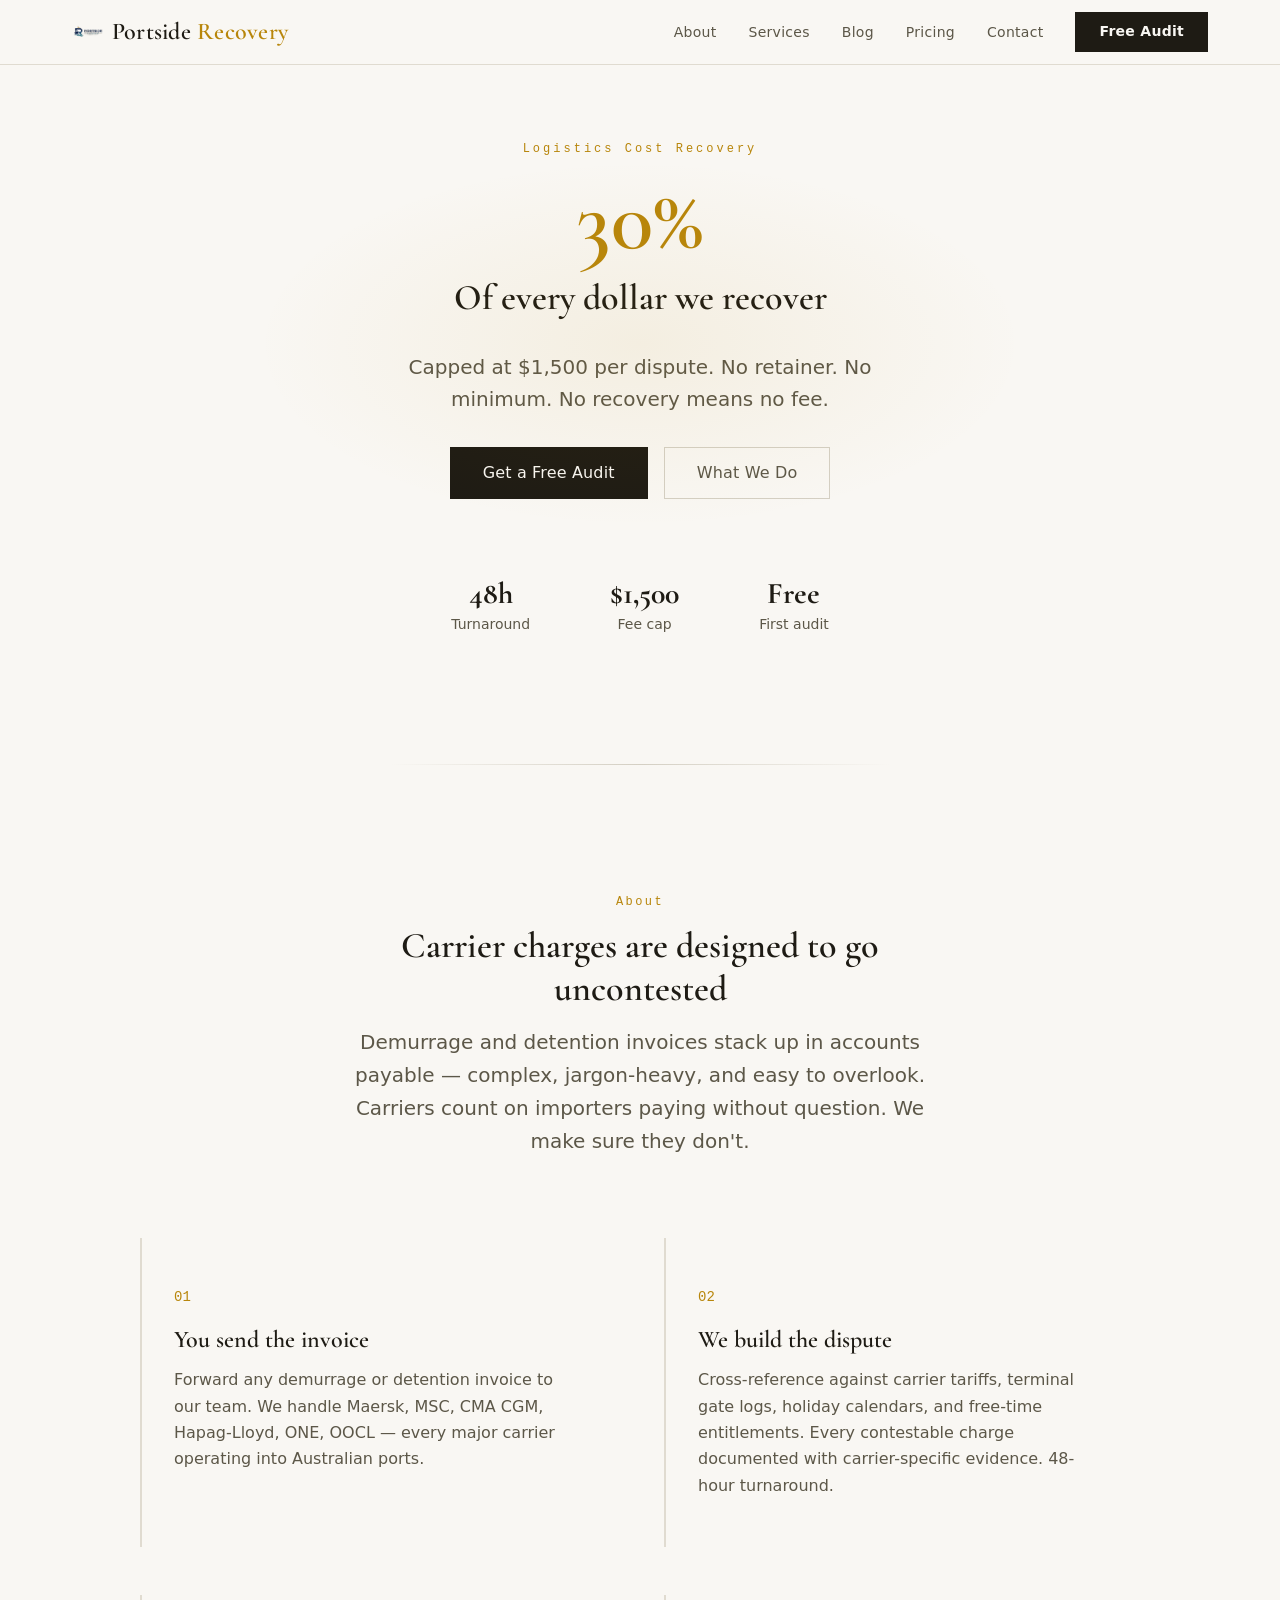
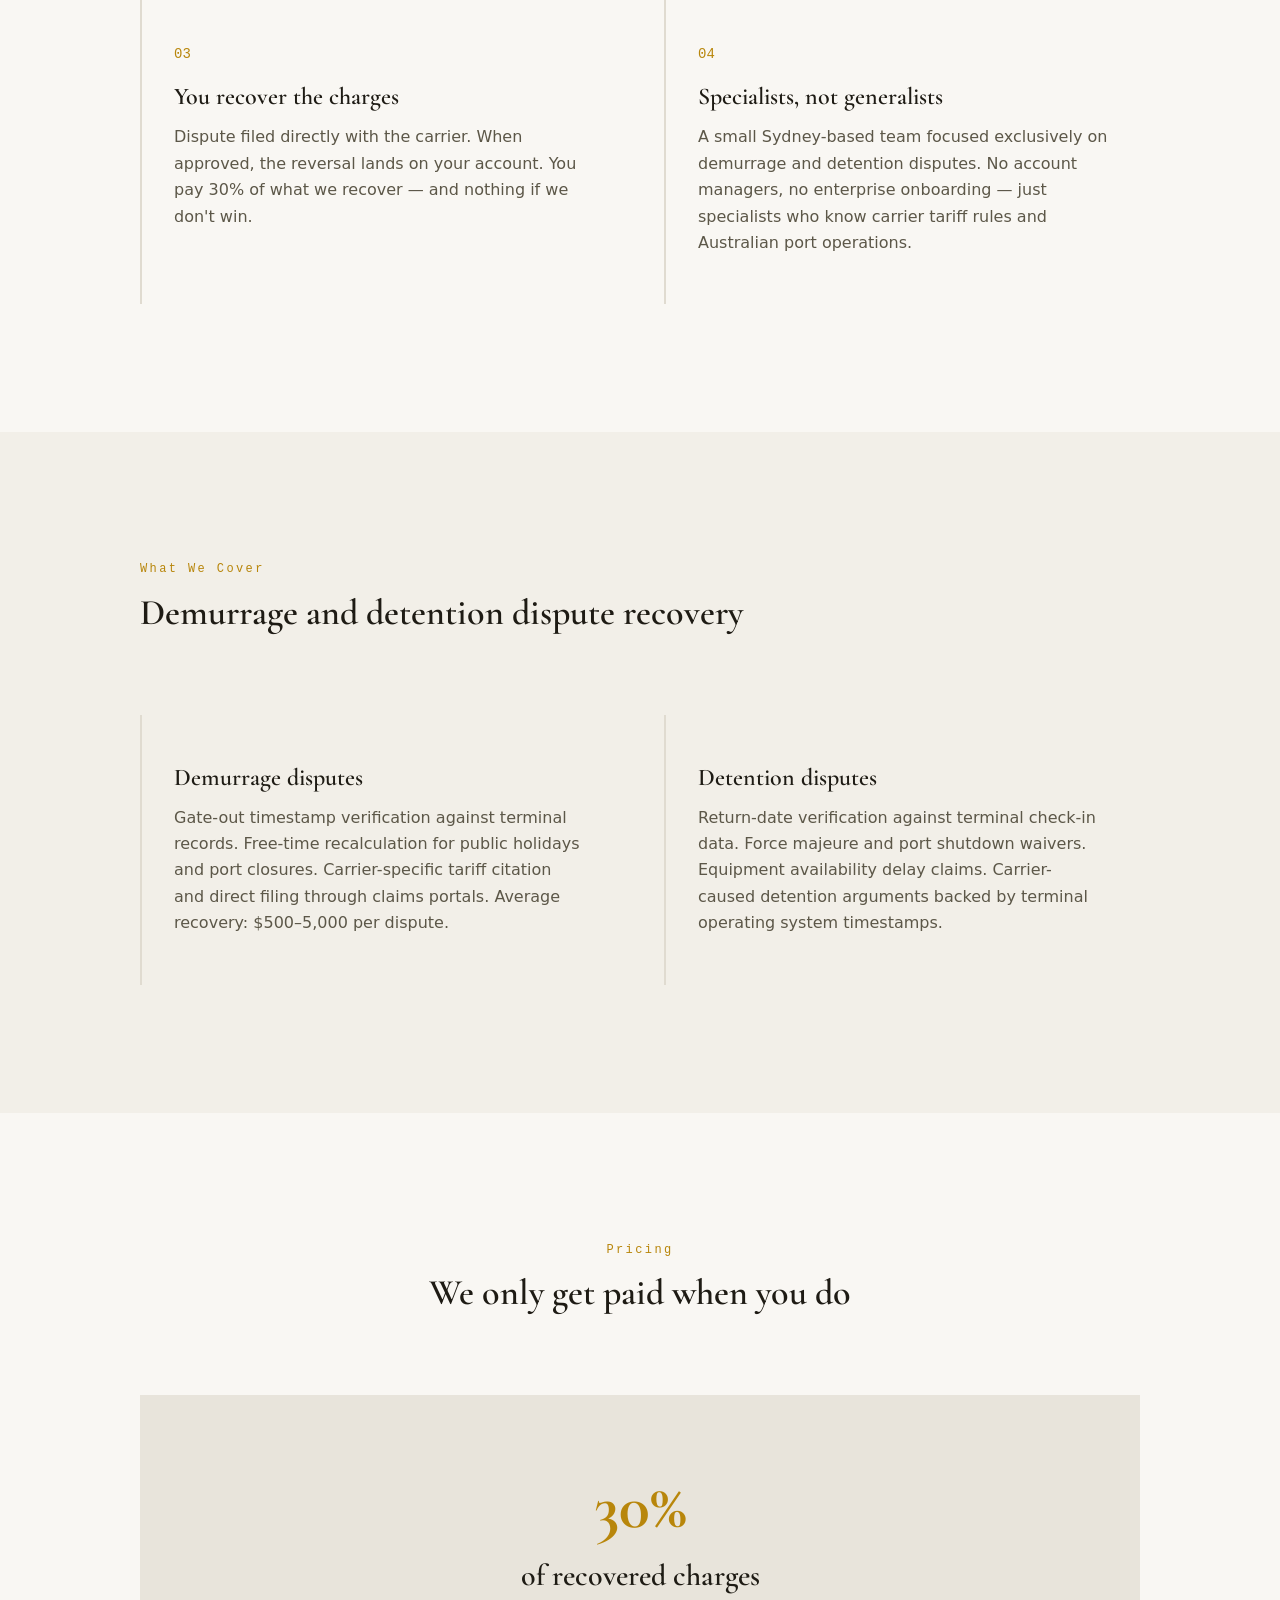
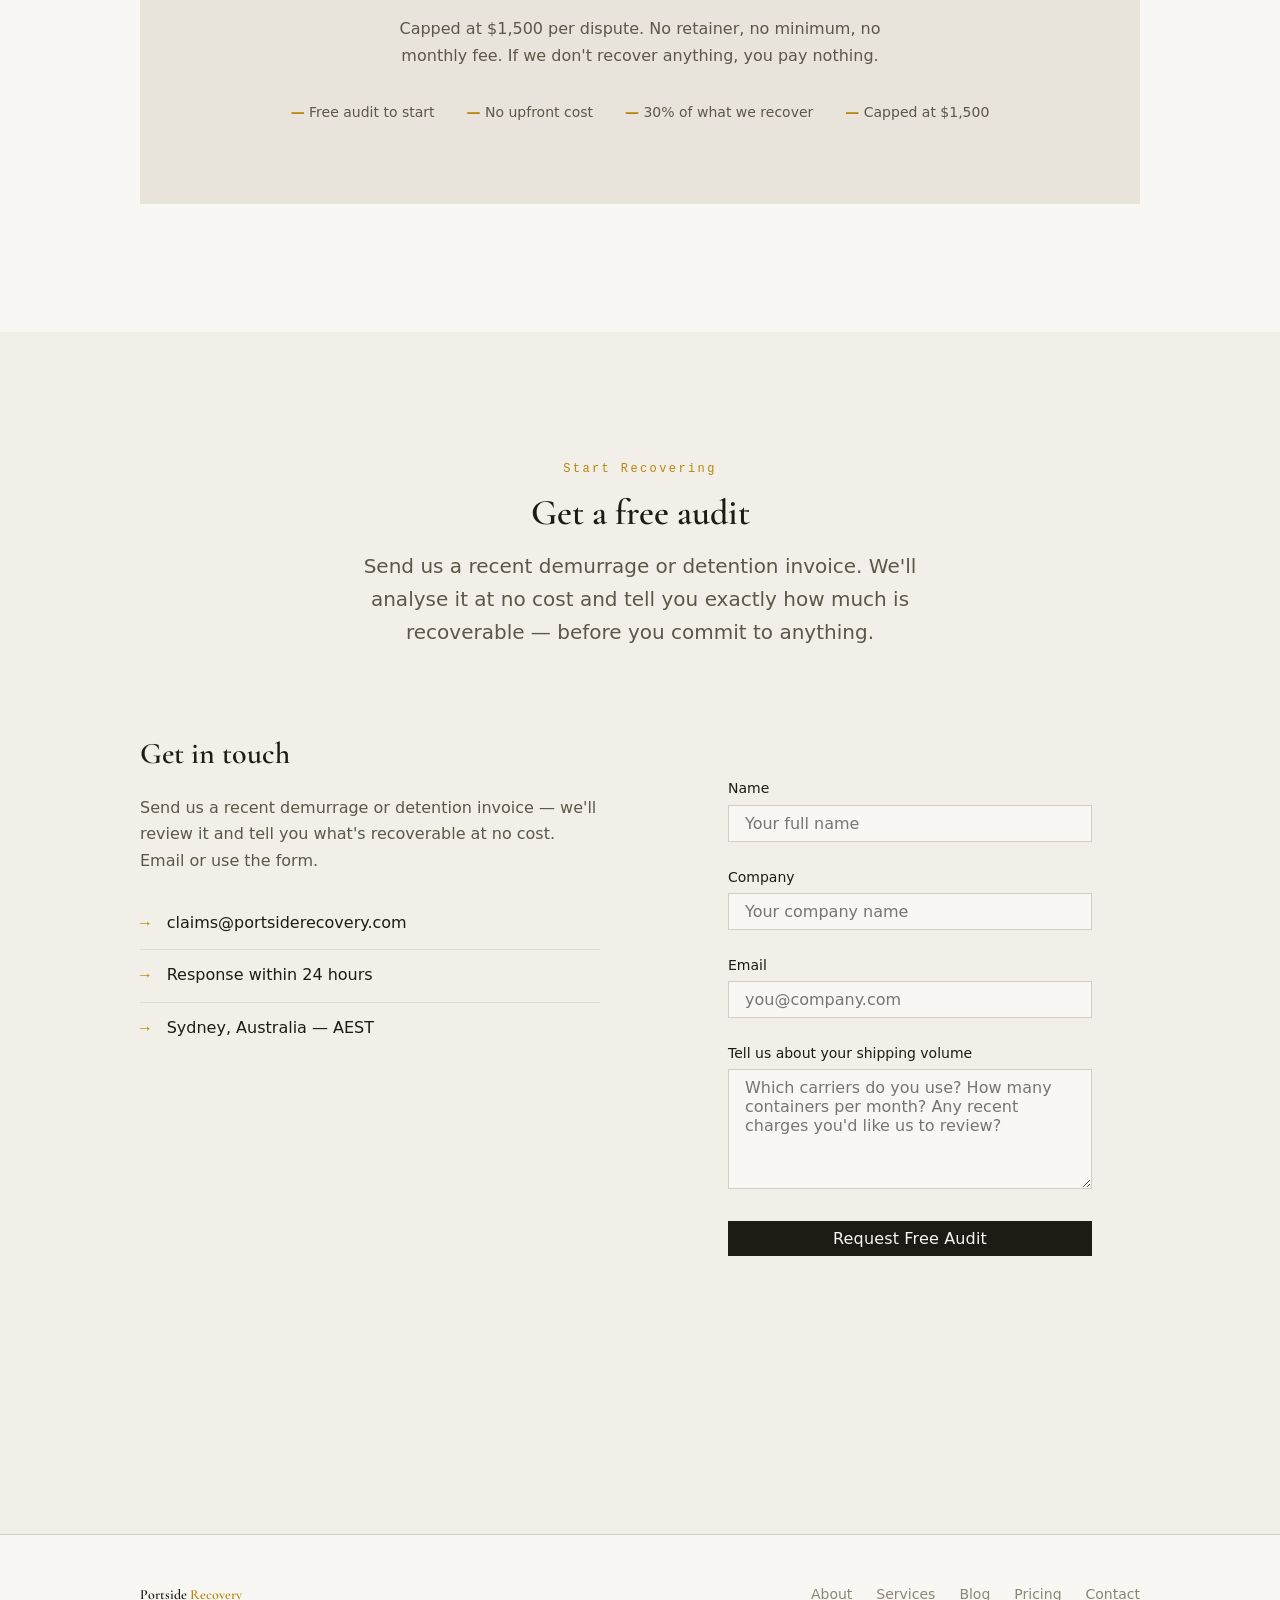
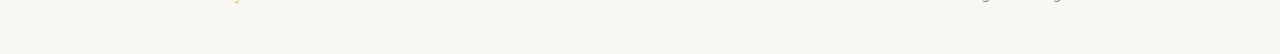
<file: index.html>
<!DOCTYPE html>
<html lang="en">
<head>
  <meta charset="UTF-8">
  <meta name="viewport" content="width=device-width, initial-scale=1.0">
  <title>Portside Recovery — Demurrage Dispute Specialists</title>
  <meta name="description" content="Portside Recovery is an Australian logistics cost recovery consultancy. We dispute carrier demurrage and detention charges on behalf of importers — no recovery, no fee.">

  <!-- Canonical -->
  <link rel="canonical" href="https://portsiderecovery.com/">

  <!-- Open Graph -->
  <meta property="og:type" content="website">
  <meta property="og:site_name" content="Portside Recovery">
  <meta property="og:title" content="Portside Recovery — Demurrage Dispute Specialists">
  <meta property="og:description" content="Australian logistics cost recovery consultancy. We dispute carrier demurrage and detention charges — 30% contingency, capped at $1,500. No recovery, no fee.">
  <meta property="og:url" content="https://portsiderecovery.com/">
  <meta property="og:image" content="https://portsiderecovery.com/og-image.png">
  <meta property="og:image:width" content="1200">
  <meta property="og:image:height" content="630">
  <meta property="og:locale" content="en_AU">

  <!-- Twitter Card -->
  <meta name="twitter:card" content="summary_large_image">
  <meta name="twitter:title" content="Portside Recovery — Demurrage Dispute Specialists">
  <meta name="twitter:description" content="Australian logistics cost recovery. 30% contingency, $1,500 cap. No recovery, no fee.">
  <meta name="twitter:image" content="https://portsiderecovery.com/og-image.png">

  <link rel="icon" type="image/png" sizes="32x32" href="favicon-32.png">
  <link rel="apple-touch-icon" sizes="180x180" href="apple-touch-icon.png">
  <link rel="preconnect" href="https://fonts.googleapis.com">
  <link rel="preconnect" href="https://fonts.gstatic.com" crossorigin>
  <link href="https://fonts.googleapis.com/css2?family=Cormorant+Garamond:ital,wght@0,400;0,500;0,600;0,700;1,400;1,600&family=Space+Grotesk:wght@300;400;500;600;700&display=swap" rel="stylesheet">
  <link href="https://api.fontshare.com/v2/css?f[]=switzer@300,350,400,500,600,700&f[]=jet-brains-mono@400,500&display=swap" rel="stylesheet">

  <!-- JSON-LD Structured Data -->
  <script type="application/ld+json">
  {
    "@context": "https://schema.org",
    "@type": "ProfessionalService",
    "name": "Portside Recovery",
    "description": "Australian logistics cost recovery consultancy specialising in demurrage and detention dispute recovery. 30% contingency, capped at $1,500. No recovery, no fee.",
    "url": "https://portsiderecovery.com",
    "email": "claims@portsiderecovery.com",
    "telephone": "+61-2-8000-0000",
    "address": {
      "@type": "PostalAddress",
      "addressLocality": "Sydney",
      "addressRegion": "NSW",
      "addressCountry": "AU"
    },
    "areaServed": {
      "@type": "Country",
      "name": "Australia"
    },
    "priceRange": "$0–$1,500",
    "openingHoursSpecification": {
      "@type": "OpeningHoursSpecification",
      "dayOfWeek": ["Monday", "Tuesday", "Wednesday", "Thursday", "Friday"],
      "opens": "09:00",
      "closes": "17:00",
      "timeZone": "Australia/Sydney"
    },
    "sameAs": [
      "https://www.linkedin.com/company/portsiderecovery"
    ],
    "hasOfferCatalog": {
      "@type": "OfferCatalog",
      "name": "Services",
      "itemListElement": [
        {
          "@type": "Offer",
          "itemOffered": {
            "@type": "Service",
            "name": "Demurrage Dispute Recovery",
            "description": "Gate-out timestamp verification, free-time recalculation, carrier-specific tariff citation and dispute filing."
          }
        },
        {
          "@type": "Offer",
          "itemOffered": {
            "@type": "Service",
            "name": "Detention Dispute Recovery",
            "description": "Return-date verification, force majeure waivers, equipment availability delay claims, carrier-caused detention arguments."
          }
        },
        {
          "@type": "Offer",
          "itemOffered": {
            "@type": "Service",
            "name": "Free Invoice Audit",
            "description": "No-obligation review of demurrage and detention invoices to identify recoverable charges before committing."
          }
        }
      ]
    }
  }
  </script>
  <style>
    :root {
      --paper: #f9f7f3;
      --paper-2: #f2efe8;
      --paper-3: #e8e4db;
      --rule: #d4cfc3;
      --rule-dim: #e0dbd0;
      --muted: #8c8678;
      --ink-dim: #5c5748;
      --ink: #1e1b14;
      --accent: #b8860b;
      --accent-dim: #8b6508;
      --accent-glow: rgba(184, 134, 11, 0.08);
      --focus: #b8860b;

      --font-display: 'Cormorant Garamond', 'EB Garamond', ui-serif, Georgia, serif;
      --font-body: 'Switzer', 'Inter', system-ui, -apple-system, sans-serif;
      --font-mono: 'JetBrains Mono', ui-monospace, 'Cascadia Code', monospace;

      --text-xs: 0.75rem;
      --text-sm: 0.875rem;
      --text-base: 1rem;
      --text-lg: 1.25rem;
      --text-xl: 1.5rem;
      --text-2xl: 1.875rem;
      --text-3xl: 2.25rem;
      --text-4xl: 3rem;
      --text-display: 4rem;
      --text-display-l: 5.5rem;

      --space-2xs: 0.25rem;
      --space-xs: 0.5rem;
      --space-sm: 0.75rem;
      --space-md: 1rem;
      --space-lg: 1.5rem;
      --space-xl: 2rem;
      --space-2xl: 3rem;
      --space-3xl: 5rem;
      --space-4xl: 8rem;

      --ease-out: cubic-bezier(0.16, 1, 0.3, 1);
      --ease-in: cubic-bezier(0.4, 0, 1, 1);
      --ease-in-out: cubic-bezier(0.65, 0, 0.35, 1);
      --dur-fast: 150ms;
      --dur-base: 300ms;
      --dur-slow: 600ms;
      --radius: 3px;

      scroll-behavior: smooth;
    }

    *, *::before, *::after { box-sizing: border-box; margin: 0; padding: 0; }

    html { overflow-x: clip; background: var(--paper); color: var(--ink); }

    body {
      overflow-x: clip;
      font-family: var(--font-body);
      font-size: var(--text-base);
      line-height: 1.65;
      font-weight: 350;
      -webkit-font-smoothing: antialiased;
    }

    /* Nav — Right-aligned minimal, CTA button */
    .nav {
      position: fixed; top: 0; left: 0; right: 0; z-index: 100;
      background: rgba(249, 247, 243, 0.94);
      backdrop-filter: blur(12px);
      border-bottom: 1px solid var(--rule-dim);
    }

    .nav-inner {
      max-width: 1200px; margin: 0 auto; padding: 0 var(--space-xl);
      display: flex; align-items: center; height: 64px; justify-content: space-between;
    }

    .nav-wordmark {
      display: flex; align-items: center; gap: var(--space-xs);
      text-decoration: none; color: var(--ink);
    }

    .nav-logo { height: 32px; width: auto; }

    .nav-name {
      font-family: var(--font-display); font-size: var(--text-xl);
      font-weight: 600; letter-spacing: 0.01em;
    }

    .nav-accent { color: var(--accent); }

    .nav-right { display: flex; align-items: center; gap: var(--space-xl); }

    .nav-links { display: flex; gap: var(--space-xl); list-style: none; }

    .nav-links a {
      text-decoration: none; font-size: var(--text-sm); font-weight: 500;
      color: var(--ink-dim); letter-spacing: 0.02em;
      transition: color var(--dur-fast) var(--ease-out);
    }

    .nav-links a:hover { color: var(--ink); }

    .nav-cta {
      text-decoration: none; font-size: var(--text-sm); font-weight: 600;
      color: var(--paper); background: var(--ink); padding: var(--space-xs) var(--space-lg);
      letter-spacing: 0.02em; transition: background var(--dur-fast) var(--ease-out);
    }

    .nav-cta:hover { background: var(--accent); }

    .nav-hamburger { display: none; background: none; border: none; cursor: pointer; font-size: var(--text-xl); color: var(--ink); }

    /* Hero — Stat-Led */
    .hero {
      padding: 140px var(--space-xl) var(--space-4xl);
      text-align: center;
      position: relative;
    }

    .hero::before {
      content: ''; position: absolute; inset: 0;
      background: radial-gradient(ellipse 50% 40% at 50% 45%, var(--accent-glow) 0%, transparent 60%);
      pointer-events: none;
    }

    .hero-kicker {
      font-family: var(--font-mono); font-size: var(--text-xs); font-weight: 500;
      letter-spacing: 0.25em; color: var(--accent); margin-bottom: var(--space-md);
    }

    .hero-stat {
      font-family: var(--font-display); font-size: clamp(var(--text-4xl), 10vw, var(--text-display-l));
      font-weight: 600; color: var(--accent); line-height: 1; margin-bottom: var(--space-sm);
    }

    .hero-headline {
      font-family: var(--font-display); font-size: var(--text-3xl); font-weight: 600;
      color: var(--ink); line-height: 1.2; margin-bottom: var(--space-xl);
    }

    .hero-sub {
      font-size: var(--text-lg); color: var(--ink-dim); max-width: 540px;
      margin: 0 auto var(--space-xl); line-height: 1.6;
    }

    .hero-actions { display: flex; justify-content: center; gap: var(--space-md); flex-wrap: wrap; }

    .btn {
      display: inline-flex; align-items: center; gap: var(--space-2xs);
      padding: var(--space-sm) var(--space-xl); font-family: var(--font-body);
      font-size: var(--text-base); font-weight: 500; letter-spacing: 0.01em;
      text-decoration: none; cursor: pointer; transition: all var(--dur-fast) var(--ease-out);
    }

    .btn-primary {
      background: var(--ink); color: var(--paper); border: 1px solid var(--ink);
    }

    .btn-primary:hover { background: var(--accent); border-color: var(--accent); color: var(--paper); }
    .btn-primary:focus-visible { outline: 2px solid var(--focus); outline-offset: 2px; }

    .btn-secondary {
      background: transparent; color: var(--ink-dim); border: 1px solid var(--rule);
    }

    .btn-secondary:hover { border-color: var(--ink); color: var(--ink); }
    .btn-secondary:focus-visible { outline: 2px solid var(--focus); outline-offset: 2px; }

    /* Stats strip */
    .stats {
      display: flex; justify-content: center; gap: var(--space-3xl);
      margin-top: var(--space-3xl); flex-wrap: wrap;
    }

    .stat-item { text-align: center; }

    .stat-num {
      font-family: var(--font-display); font-size: var(--text-2xl); font-weight: 700;
      color: var(--ink); line-height: 1;
    }

    .stat-label { font-size: var(--text-sm); color: var(--ink-dim); margin-top: var(--space-2xs); }

    .rule {
      height: 1px; background: linear-gradient(90deg, transparent, var(--rule), transparent);
      border: none; max-width: 500px; margin: 0 auto;
    }

    /* Sections */
    .section { padding: var(--space-4xl) var(--space-xl); }
    .section-alt { background: var(--paper-2); }
    .section-inner { max-width: 1000px; margin: 0 auto; }

    .section-head { margin-bottom: var(--space-3xl); }
    .section-head.center { text-align: center; max-width: 580px; margin-left: auto; margin-right: auto; }

    .section-label {
      font-family: var(--font-mono); font-size: var(--text-xs); font-weight: 500;
      letter-spacing: 0.2em; color: var(--accent); margin-bottom: var(--space-sm);
    }

    .section-title {
      font-family: var(--font-display); font-size: var(--text-3xl); font-weight: 600;
      color: var(--ink); line-height: 1.18; margin-bottom: var(--space-md);
    }

    .section-sub {
      font-size: var(--text-lg); color: var(--ink-dim); line-height: 1.65;
    }

    /* Features — asymmetric 2-column */
    .features { display: grid; grid-template-columns: 1fr 1fr; gap: var(--space-2xl); }

    .feature {
      padding: var(--space-2xl) var(--space-xl);
      border-left: 2px solid var(--rule-dim);
      transition: border-color var(--dur-base) var(--ease-out);
    }

    .feature:hover { border-left-color: var(--accent); }

    .feature-num {
      font-family: var(--font-mono); font-size: var(--text-sm); color: var(--accent);
      margin-bottom: var(--space-md); display: block;
    }

    .feature-name {
      font-family: var(--font-display); font-size: var(--text-xl); font-weight: 600;
      color: var(--ink); margin-bottom: var(--space-sm); line-height: 1.25;
    }

    .feature-text { font-size: var(--text-base); color: var(--ink-dim); line-height: 1.65; }

    /* About */
    .about-card {
      padding: var(--space-2xl); background: var(--paper-2);
      border-top: 2px solid var(--accent); max-width: 580px;
    }

    .about-card h3 {
      font-family: var(--font-display); font-size: var(--text-2xl); font-weight: 600;
      color: var(--ink); margin-bottom: var(--space-md);
    }

    .about-card p { font-size: var(--text-base); color: var(--ink-dim); line-height: 1.7; }

    /* Pricing */
    .pricing {
      padding: var(--space-3xl) var(--space-2xl); text-align: center;
      background: var(--paper-3);
    }

    .pricing-num {
      font-family: var(--font-display); font-size: clamp(var(--text-4xl), 7vw, var(--text-display));
      font-weight: 700; color: var(--accent); line-height: 1; margin-bottom: var(--space-sm);
    }

    .pricing-title {
      font-family: var(--font-display); font-size: var(--text-2xl); font-weight: 600;
      color: var(--ink); margin-bottom: var(--space-md);
    }

    .pricing-detail {
      font-size: var(--text-base); color: var(--ink-dim); max-width: 500px;
      margin: 0 auto; line-height: 1.65;
    }

    .pricing-checks {
      display: flex; justify-content: center; gap: var(--space-xl);
      margin-top: var(--space-xl); flex-wrap: wrap; font-size: var(--text-sm);
      color: var(--ink-dim);
    }

    .pricing-check { color: var(--accent); font-weight: 600; }

    /* Contact */
    .contact-grid { display: grid; grid-template-columns: 1fr 1fr; gap: var(--space-3xl); }

    .contact-info h3 {
      font-family: var(--font-display); font-size: var(--text-2xl); font-weight: 600;
      color: var(--ink); margin-bottom: var(--space-md);
    }

    .contact-info p { font-size: var(--text-base); color: var(--ink-dim); line-height: 1.65; margin-bottom: var(--space-lg); }

    .contact-list { list-style: none; }

    .contact-list li {
      font-size: var(--text-base); color: var(--ink); padding: var(--space-sm) 0;
      border-bottom: 1px solid var(--rule-dim);
    }

    .contact-list li:last-child { border-bottom: none; }

    .contact-icon { color: var(--accent); font-family: var(--font-mono); margin-right: var(--space-sm); }

    .form {
      padding: var(--space-2xl); background: var(--paper-2);
    }

    .form-group { margin-bottom: var(--space-lg); }

    .form-label { display: block; font-size: var(--text-sm); font-weight: 500; color: var(--ink); margin-bottom: var(--space-2xs); }

    .form-input, .form-textarea {
      width: 100%; padding: var(--space-xs) var(--space-md);
      background: var(--paper); border: 1px solid var(--rule);
      color: var(--ink); font-family: var(--font-body); font-size: var(--text-base);
      transition: border-color var(--dur-fast) var(--ease-out); outline: none;
    }

    .form-input:focus, .form-textarea:focus { border-color: var(--accent); }
    .form-input:focus-visible, .form-textarea:focus-visible {
      border-color: var(--accent); outline: 2px solid var(--focus); outline-offset: 1px;
    }

    .form-textarea { resize: vertical; min-height: 120px; }

    .form-submit {
      width: 100%; padding: var(--space-xs) var(--space-xl);
      background: var(--ink); color: var(--paper); border: none;
      font-family: var(--font-body); font-size: var(--text-base); font-weight: 500;
      letter-spacing: 0.01em; cursor: pointer;
      transition: background var(--dur-fast) var(--ease-out);
    }

    .form-submit:hover { background: var(--accent); }
    .form-submit:focus-visible { outline: 2px solid var(--focus); outline-offset: 2px; }

    .form-success {
      opacity: 0; transform: translateY(12px); transition: all var(--dur-slow) var(--ease-out);
      padding: var(--space-md); background: var(--paper-2); margin-top: var(--space-lg);
      text-align: center; font-size: var(--text-sm); color: var(--ink);
    }

    .form-success.visible { opacity: 1; transform: translateY(0); }

    /* Footer */
    .footer {
      padding: var(--space-2xl) var(--space-xl);
      border-top: 1px solid var(--rule);
    }

    .footer-inner {
      max-width: 1000px; margin: 0 auto; display: flex;
      justify-content: space-between; align-items: center; flex-wrap: wrap;
      gap: var(--space-md); font-size: var(--text-sm); color: var(--muted);
    }

    .footer-brand { font-family: var(--font-display); font-weight: 600; color: var(--ink); }
    .footer-brand span { color: var(--accent); }

    .footer-links { display: flex; gap: var(--space-lg); list-style: none; }

    .footer-links a { color: var(--muted); text-decoration: none; transition: color var(--dur-fast) var(--ease-out); }
    .footer-links a:hover { color: var(--accent); }

    /* Reveal */
    .reveal {
      opacity: 0; transform: translateY(16px);
      transition: opacity var(--dur-slow) var(--ease-out), transform var(--dur-slow) var(--ease-out);
    }

    .reveal.visible { opacity: 1; transform: translateY(0); }

    @media (prefers-reduced-motion: reduce) {
      .reveal { transition: opacity 150ms var(--ease-out); transform: none; }
      .reveal.visible { opacity: 1; }
      html { scroll-behavior: auto; }
    }

    /* Responsive */
    @media (max-width: 768px) {
      .nav-links { display: none; }
      .nav-hamburger { display: block; }
      .features { grid-template-columns: 1fr; }
      .contact-grid { grid-template-columns: 1fr; }

      .section-head.center { text-align: left; }
      .section-title { font-size: var(--text-2xl); }
      .hero-stat { font-size: clamp(var(--text-4xl), 14vw, var(--text-display)); }
      .hero-headline { font-size: var(--text-2xl); }
      .stats { gap: var(--space-xl); }
    }

    @media (max-width: 414px) {
      .section { padding: var(--space-3xl) var(--space-md); }
      .hero { padding: 110px var(--space-md) var(--space-3xl); }
      .hero-headline { font-size: var(--text-xl); }
      .hero-sub { font-size: var(--text-base); }
      .pricing { padding: var(--space-2xl) var(--space-md); }
      .footer-inner { flex-direction: column; text-align: center; }
      .footer-links { flex-wrap: wrap; justify-content: center; }
    }
  </style>
</head>
<body>

  <nav class="nav">
    <div class="nav-inner">
      <a href="#" class="nav-wordmark">
        <img src="logo.png" alt="Portside Recovery" class="nav-logo">
        <span class="nav-name">Portside <span class="nav-accent">Recovery</span></span>
      </a>
      <div class="nav-right">
        <ul class="nav-links">
          <li><a href="#about">About</a></li>
          <li><a href="#services">Services</a></li>
          <li><a href="blog/">Blog</a></li>
          <li><a href="#pricing">Pricing</a></li>
          <li><a href="#contact">Contact</a></li>
        </ul>
        <a href="#contact" class="nav-cta">Free Audit</a>
        <button class="nav-hamburger" aria-label="Menu">☰</button>
      </div>
    </div>
  </nav>

  <section class="hero" id="top">
    <p class="hero-kicker">Logistics Cost Recovery</p>
    <div class="hero-stat">30%</div>
    <h1 class="hero-headline">Of every dollar we recover</h1>
    <p class="hero-sub">Capped at $1,500 per dispute. No retainer. No minimum. No recovery means no fee.</p>
    <div class="hero-actions">
      <a href="#contact" class="btn btn-primary">Get a Free Audit</a>
      <a href="#services" class="btn btn-secondary">What We Do</a>
    </div>
    <div class="stats">
      <div class="stat-item">
        <div class="stat-num">48h</div>
        <div class="stat-label">Turnaround</div>
      </div>
      <div class="stat-item">
        <div class="stat-num">$1,500</div>
        <div class="stat-label">Fee cap</div>
      </div>
      <div class="stat-item">
        <div class="stat-num">Free</div>
        <div class="stat-label">First audit</div>
      </div>
    </div>
  </section>

  <hr class="rule">

  <section class="section" id="about">
    <div class="section-inner">
      <div class="section-head center">
        <p class="section-label">About</p>
        <h2 class="section-title">Carrier charges are designed to go uncontested</h2>
        <p class="section-sub">Demurrage and detention invoices stack up in accounts payable — complex, jargon-heavy, and easy to overlook. Carriers count on importers paying without question. We make sure they don't.</p>
      </div>
      <div class="features">
        <div class="feature reveal">
          <span class="feature-num">01</span>
          <h3 class="feature-name">You send the invoice</h3>
          <p class="feature-text">Forward any demurrage or detention invoice to our team. We handle Maersk, MSC, CMA CGM, Hapag-Lloyd, ONE, OOCL — every major carrier operating into Australian ports.</p>
        </div>
        <div class="feature reveal">
          <span class="feature-num">02</span>
          <h3 class="feature-name">We build the dispute</h3>
          <p class="feature-text">Cross-reference against carrier tariffs, terminal gate logs, holiday calendars, and free-time entitlements. Every contestable charge documented with carrier-specific evidence. 48-hour turnaround.</p>
        </div>
        <div class="feature reveal">
          <span class="feature-num">03</span>
          <h3 class="feature-name">You recover the charges</h3>
          <p class="feature-text">Dispute filed directly with the carrier. When approved, the reversal lands on your account. You pay 30% of what we recover — and nothing if we don't win.</p>
        </div>
        <div class="feature reveal">
          <span class="feature-num">04</span>
          <h3 class="feature-name">Specialists, not generalists</h3>
          <p class="feature-text">A small Sydney-based team focused exclusively on demurrage and detention disputes. No account managers, no enterprise onboarding — just specialists who know carrier tariff rules and Australian port operations.</p>
        </div>
      </div>
    </div>
  </section>

  <section class="section section-alt" id="services">
    <div class="section-inner">
      <div class="section-head">
        <p class="section-label">What We Cover</p>
        <h2 class="section-title">Demurrage and detention dispute recovery</h2>
      </div>
      <div class="features">
        <div class="feature reveal">
          <h3 class="feature-name">Demurrage disputes</h3>
          <p class="feature-text">Gate-out timestamp verification against terminal records. Free-time recalculation for public holidays and port closures. Carrier-specific tariff citation and direct filing through claims portals. Average recovery: $500–5,000 per dispute.</p>
        </div>
        <div class="feature reveal">
          <h3 class="feature-name">Detention disputes</h3>
          <p class="feature-text">Return-date verification against terminal check-in data. Force majeure and port shutdown waivers. Equipment availability delay claims. Carrier-caused detention arguments backed by terminal operating system timestamps.</p>
        </div>
      </div>
    </div>
  </section>

  <section class="section" id="pricing">
    <div class="section-inner">
      <div class="section-head center">
        <p class="section-label">Pricing</p>
        <h2 class="section-title">We only get paid when you do</h2>
      </div>
      <div class="pricing reveal">
        <div class="pricing-num">30%</div>
        <p class="pricing-title">of recovered charges</p>
        <p class="pricing-detail">Capped at $1,500 per dispute. No retainer, no minimum, no monthly fee. If we don't recover anything, you pay nothing.</p>
        <div class="pricing-checks">
          <span><span class="pricing-check">—</span> Free audit to start</span>
          <span><span class="pricing-check">—</span> No upfront cost</span>
          <span><span class="pricing-check">—</span> 30% of what we recover</span>
          <span><span class="pricing-check">—</span> Capped at $1,500</span>
        </div>
      </div>
    </div>
  </section>

  <section class="section section-alt" id="contact">
    <div class="section-inner">
      <div class="section-head center">
        <p class="section-label">Start Recovering</p>
        <h2 class="section-title">Get a free audit</h2>
        <p class="section-sub">Send us a recent demurrage or detention invoice. We'll analyse it at no cost and tell you exactly how much is recoverable — before you commit to anything.</p>
      </div>
      <div class="contact-grid">
        <div class="contact-info reveal">
          <h3>Get in touch</h3>
          <p>Send us a recent demurrage or detention invoice — we'll review it and tell you what's recoverable at no cost. Email or use the form.</p>
          <ul class="contact-list">
            <li><span class="contact-icon">→</span> claims@portsiderecovery.com</li>
            <li><span class="contact-icon">→</span> Response within 24 hours</li>
            <li><span class="contact-icon">→</span> Sydney, Australia — AEST</li>
          </ul>
        </div>
        <form class="form reveal" id="contactForm">
          <div class="form-group">
            <label class="form-label" for="name">Name</label>
            <input class="form-input" type="text" id="name" placeholder="Your full name" required>
          </div>
          <div class="form-group">
            <label class="form-label" for="company">Company</label>
            <input class="form-input" type="text" id="company" placeholder="Your company name" required>
          </div>
          <div class="form-group">
            <label class="form-label" for="email">Email</label>
            <input class="form-input" type="email" id="email" placeholder="you@company.com" required>
          </div>
          <div class="form-group">
            <label class="form-label" for="message">Tell us about your shipping volume</label>
            <textarea class="form-textarea" id="message" placeholder="Which carriers do you use? How many containers per month? Any recent charges you'd like us to review?" required></textarea>
          </div>
          <button type="submit" class="form-submit">Request Free Audit</button>
          <div class="form-success" id="formSuccess">Message received. We'll be in touch within 24 hours.</div>
        </form>
      </div>
    </div>
  </section>

  <footer class="footer">
    <div class="footer-inner">
      <div><div class="footer-brand">Portside <span>Recovery</span></div></div>
      <ul class="footer-links">
        <li><a href="#about">About</a></li>
        <li><a href="#services">Services</a></li>
        <li><a href="blog/">Blog</a></li>
        <li><a href="#pricing">Pricing</a></li>
        <li><a href="#contact">Contact</a></li>
      </ul>
    </div>
  </footer>

  <script>
    // Scroll reveal
    const observer = new IntersectionObserver((entries) => {
      entries.forEach(e => { if (e.isIntersecting) e.target.classList.add('visible'); });
    }, { threshold: 0.12, rootMargin: '0px 0px -30px 0px' });
    document.querySelectorAll('.reveal').forEach(el => observer.observe(el));

    // Active nav
    const sections = document.querySelectorAll('section[id]');
    const navs = document.querySelectorAll('.nav-links a');
    window.addEventListener('scroll', () => {
      let c = '';
      sections.forEach(s => { if (window.scrollY >= s.offsetTop - 120) c = s.getAttribute('id'); });
      navs.forEach(l => l.classList.toggle('active', l.getAttribute('href') === '#' + c));
    });

    // Form — POST to Formspree
    var FORM_URL = 'https://formspree.io/f/mlgknnzv';

    document.getElementById('contactForm').addEventListener('submit', function(e) {
      e.preventDefault();
      var btn = this.querySelector('.form-submit');
      var btnOriginal = btn.textContent;
      btn.textContent = 'Sending...';
      btn.disabled = true;

      var data = {
        name: document.getElementById('name').value.trim(),
        company: document.getElementById('company').value.trim(),
        email: document.getElementById('email').value.trim(),
        message: document.getElementById('message').value.trim()
      };

      fetch(FORM_URL, {
        method: 'POST',
        headers: { 'Accept': 'application/json' },
        body: new URLSearchParams(data)
      })
      .then(function(r) { return r.json(); })
      .then(function(res) {
        if (res.success) {
          btn.textContent = 'Sent ✓';
          btn.style.background = 'var(--ink)';
          document.getElementById('formSuccess').classList.add('visible');
          document.getElementById('contactForm').reset();
        } else {
          btn.textContent = 'Error — try again';
          btn.style.background = '#8b2500';
        }
      })
      .catch(function() {
        btn.textContent = 'Error — try again';
        btn.style.background = '#8b2500';
      })
      .finally(function() {
        setTimeout(function() {
          btn.textContent = btnOriginal;
          btn.style.background = '';
          btn.disabled = false;
        }, 4000);
      });
    });

    // Mobile
    const hamburger = document.querySelector('.nav-hamburger');
    const navLinks = document.querySelector('.nav-links');
    let open = false;
    hamburger.addEventListener('click', () => {
      open = !open;
      navLinks.style.display = open ? 'flex' : '';
      if (open) {
        navLinks.style.flexDirection = 'column';
        navLinks.style.position = 'absolute';
        navLinks.style.top = '64px'; navLinks.style.left = '0'; navLinks.style.right = '0';
        navLinks.style.background = 'var(--paper)';
        navLinks.style.padding = 'var(--space-lg) var(--space-xl)';
        navLinks.style.gap = 'var(--space-md)';
        navLinks.style.borderBottom = '1px solid var(--rule-dim)';
      }
    });
  </script>
</body>
</html>
</file>
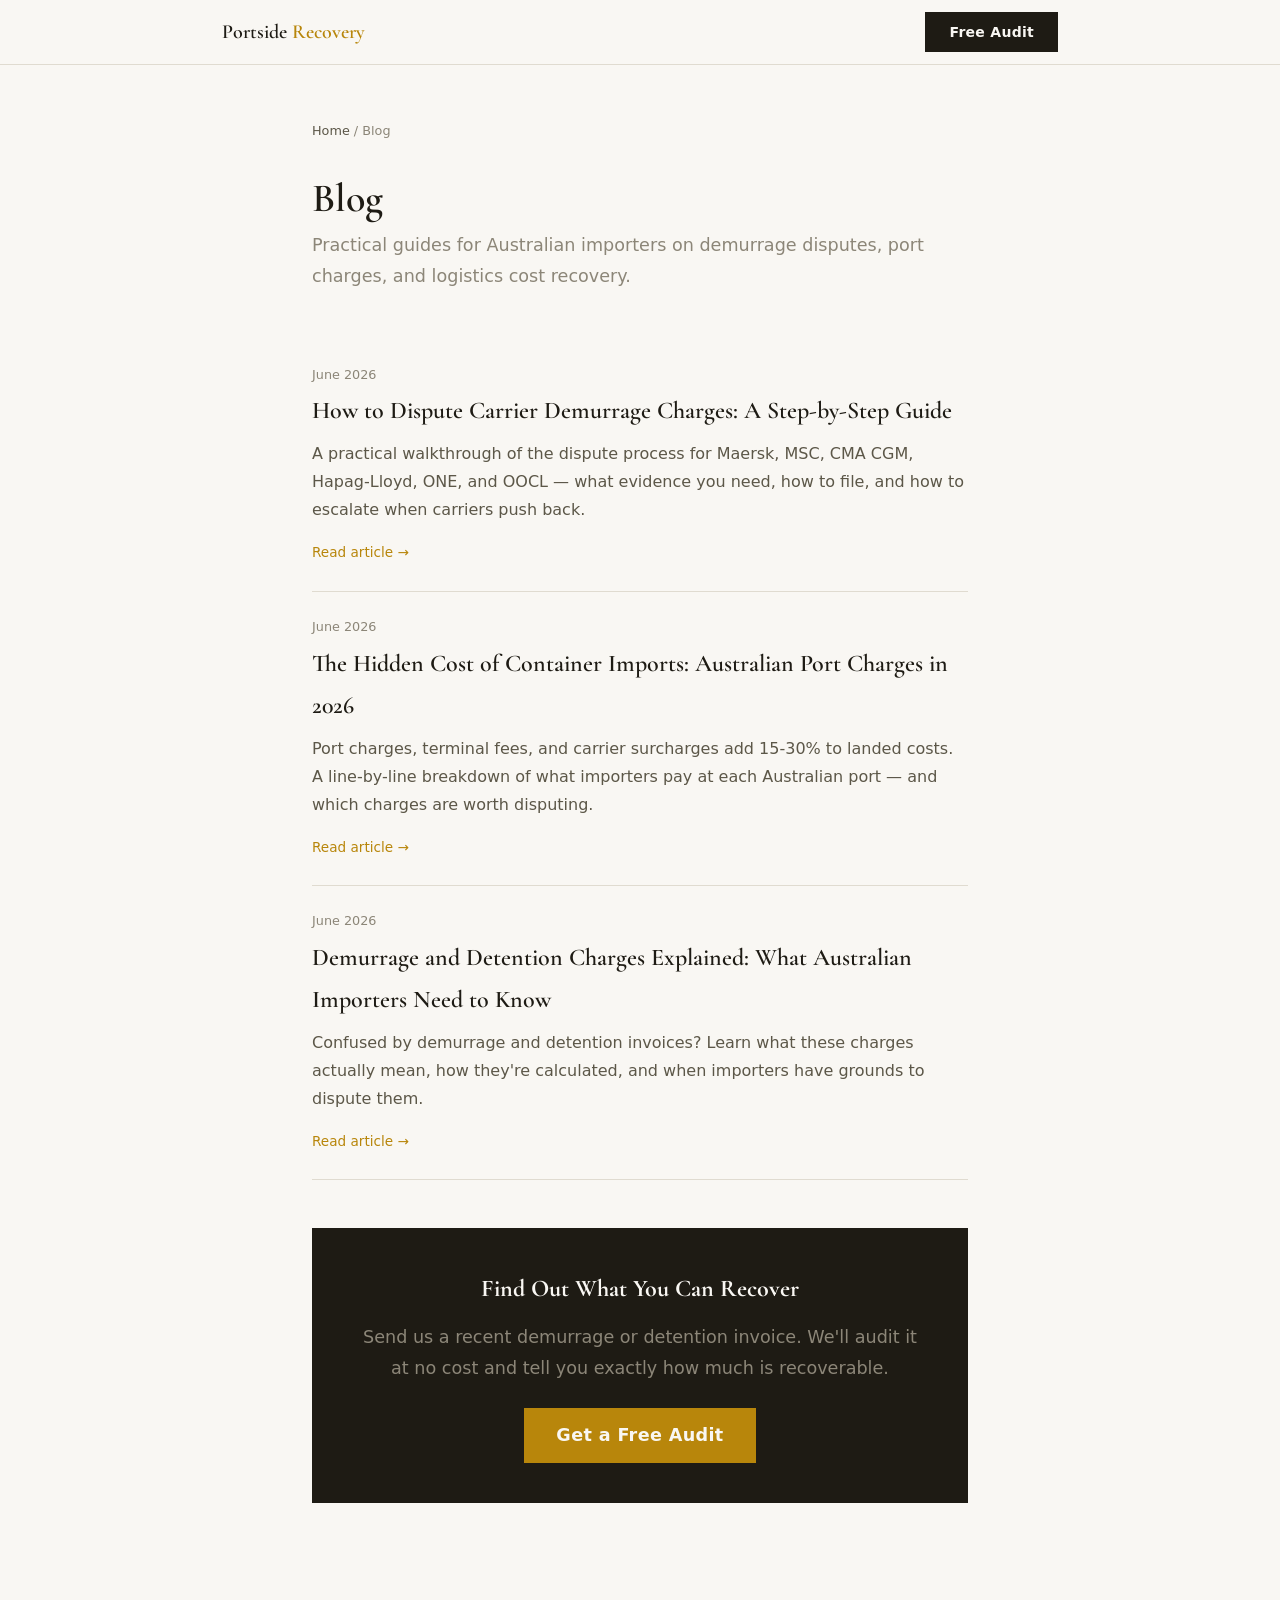
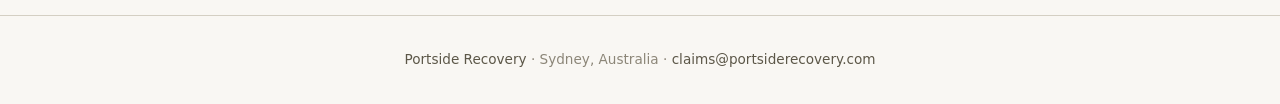
<file: blog/index.html>
<!DOCTYPE html>
<html lang="en">
<head>
  <meta charset="UTF-8">
  <meta name="viewport" content="width=device-width, initial-scale=1.0">
  <title>Blog — Portside Recovery | Logistics Cost Recovery Insights</title>
  <meta name="description" content="Practical guides and analysis for Australian importers: demurrage disputes, port charges, carrier tariff strategies, and logistics cost recovery.">
  <link rel="canonical" href="https://portsiderecovery.com/blog/">
  <meta property="og:title" content="Blog — Portside Recovery | Logistics Cost Recovery Insights">
  <meta property="og:description" content="Practical guides for Australian importers on demurrage disputes, port charges, and logistics cost recovery.">
  <link rel="icon" type="image/png" sizes="32x32" href="../favicon-32.png">
  <link rel="preconnect" href="https://fonts.googleapis.com">
  <link rel="preconnect" href="https://fonts.gstatic.com" crossorigin>
  <link href="https://fonts.googleapis.com/css2?family=Cormorant+Garamond:ital,wght@0,400;0,500;0,600;0,700;1,400;1,600&family=Space+Grotesk:wght@300;400;500;600;700&display=swap" rel="stylesheet">
  <link href="https://api.fontshare.com/v2/css?f[]=switzer@300,350,400,500,600,700&display=swap" rel="stylesheet">
  <style>
    :root { --paper: #f9f7f3; --paper-2: #f2efe8; --rule: #d4cfc3; --rule-dim: #e0dbd0; --muted: #8c8678; --ink-dim: #5c5748; --ink: #1e1b14; --accent: #b8860b; --font-display: 'Cormorant Garamond', ui-serif, Georgia, serif; --font-body: 'Switzer', system-ui, -apple-system, sans-serif; }
    *, *::before, *::after { box-sizing: border-box; margin: 0; padding: 0; }
    html { background: var(--paper); color: var(--ink); }
    body { font-family: var(--font-body); font-size: 1.1rem; line-height: 1.75; font-weight: 350; -webkit-font-smoothing: antialiased; }
    .nav { position: fixed; top: 0; left: 0; right: 0; z-index: 100; background: rgba(249,247,243,0.94); backdrop-filter: blur(12px); border-bottom: 1px solid var(--rule-dim); }
    .nav-inner { max-width: 900px; margin: 0 auto; padding: 0 2rem; display: flex; align-items: center; height: 64px; justify-content: space-between; }
    .nav-wordmark { display: flex; align-items: center; gap: 0.5rem; text-decoration: none; color: var(--ink); }
    .nav-name { font-family: var(--font-display); font-size: 1.25rem; font-weight: 600; }
    .nav-accent { color: var(--accent); }
    .nav-cta { text-decoration: none; font-size: 0.875rem; font-weight: 600; color: var(--paper); background: var(--ink); padding: 0.5rem 1.5rem; letter-spacing: 0.02em; }
    .nav-cta:hover { background: var(--accent); }
    main { max-width: 720px; margin: 0 auto; padding: 120px 2rem 4rem; }
    .breadcrumb { font-size: 0.8rem; color: var(--muted); margin-bottom: 2rem; }
    .breadcrumb a { color: var(--ink-dim); text-decoration: none; } .breadcrumb a:hover { color: var(--accent); }
    h1 { font-family: var(--font-display); font-size: 2.5rem; font-weight: 600; line-height: 1.2; margin-bottom: 0.5rem; }
    .subtitle { color: var(--muted); margin-bottom: 3rem; font-size: 1.1rem; }
    .post { padding: 1.5rem 0; border-bottom: 1px solid var(--rule-dim); }
    .post:last-child { border-bottom: none; }
    .post-date { font-size: 0.8rem; color: var(--muted); margin-bottom: 0.25rem; }
    .post-title { font-family: var(--font-display); font-size: 1.5rem; font-weight: 600; margin-bottom: 0.5rem; }
    .post-title a { color: var(--ink); text-decoration: none; }
    .post-title a:hover { color: var(--accent); }
    .post-excerpt { color: var(--ink-dim); font-size: 1rem; margin-bottom: 0.75rem; }
    .post-read { font-size: 0.85rem; color: var(--accent); font-weight: 500; text-decoration: none; }
    .post-read:hover { text-decoration: underline; }
    .cta-block { background: var(--ink); color: var(--paper); padding: 2.5rem; text-align: center; margin: 3rem 0; }
    .cta-block h3 { color: var(--paper); font-family: var(--font-display); font-size: 1.5rem; margin: 0 0 0.75rem; }
    .cta-block p { color: var(--muted); margin-bottom: 1.5rem; }
    .cta-block .btn { display: inline-block; padding: 0.75rem 2rem; background: var(--accent); color: var(--paper); text-decoration: none; font-weight: 600; letter-spacing: 0.02em; }
    .cta-block .btn:hover { background: #8b6508; }
    .footer { padding: 2rem; border-top: 1px solid var(--rule); text-align: center; font-size: 0.85rem; color: var(--muted); }
    .footer a { color: var(--ink-dim); text-decoration: none; } .footer a:hover { color: var(--accent); }
    @media (max-width: 600px) { h1 { font-size: 1.75rem; } main { padding: 100px 1.25rem 3rem; } }
  </style>
</head>
<body>
  <nav class="nav">
    <div class="nav-inner">
      <a href="https://portsiderecovery.com/" class="nav-wordmark">
        <span class="nav-name">Portside <span class="nav-accent">Recovery</span></span>
      </a>
      <a href="https://portsiderecovery.com/#contact" class="nav-cta">Free Audit</a>
    </div>
  </nav>

  <main>
    <nav class="breadcrumb"><a href="https://portsiderecovery.com/">Home</a> / Blog</nav>

    <h1>Blog</h1>
    <p class="subtitle">Practical guides for Australian importers on demurrage disputes, port charges, and logistics cost recovery.</p>

    <div class="post">
      <div class="post-date">June 2026</div>
      <h2 class="post-title"><a href="carrier-dispute-guide.html">How to Dispute Carrier Demurrage Charges: A Step-by-Step Guide</a></h2>
      <p class="post-excerpt">A practical walkthrough of the dispute process for Maersk, MSC, CMA CGM, Hapag-Lloyd, ONE, and OOCL — what evidence you need, how to file, and how to escalate when carriers push back.</p>
      <a href="carrier-dispute-guide.html" class="post-read">Read article →</a>
    </div>

    <div class="post">
      <div class="post-date">June 2026</div>
      <h2 class="post-title"><a href="australian-import-costs-2026.html">The Hidden Cost of Container Imports: Australian Port Charges in 2026</a></h2>
      <p class="post-excerpt">Port charges, terminal fees, and carrier surcharges add 15-30% to landed costs. A line-by-line breakdown of what importers pay at each Australian port — and which charges are worth disputing.</p>
      <a href="australian-import-costs-2026.html" class="post-read">Read article →</a>
    </div>

    <div class="post">
      <div class="post-date">June 2026</div>
      <h2 class="post-title"><a href="demurrage-detention-explained.html">Demurrage and Detention Charges Explained: What Australian Importers Need to Know</a></h2>
      <p class="post-excerpt">Confused by demurrage and detention invoices? Learn what these charges actually mean, how they're calculated, and when importers have grounds to dispute them.</p>
      <a href="demurrage-detention-explained.html" class="post-read">Read article →</a>
    </div>

    <div class="cta-block">
      <h3>Find Out What You Can Recover</h3>
      <p>Send us a recent demurrage or detention invoice. We'll audit it at no cost and tell you exactly how much is recoverable.</p>
      <a href="https://portsiderecovery.com/#contact" class="btn">Get a Free Audit</a>
    </div>
  </main>

  <footer class="footer">
    <p><a href="https://portsiderecovery.com/">Portside Recovery</a> &middot; Sydney, Australia &middot; <a href="mailto:claims@portsiderecovery.com">claims@portsiderecovery.com</a></p>
  </footer>
</body>
</html>
</file>
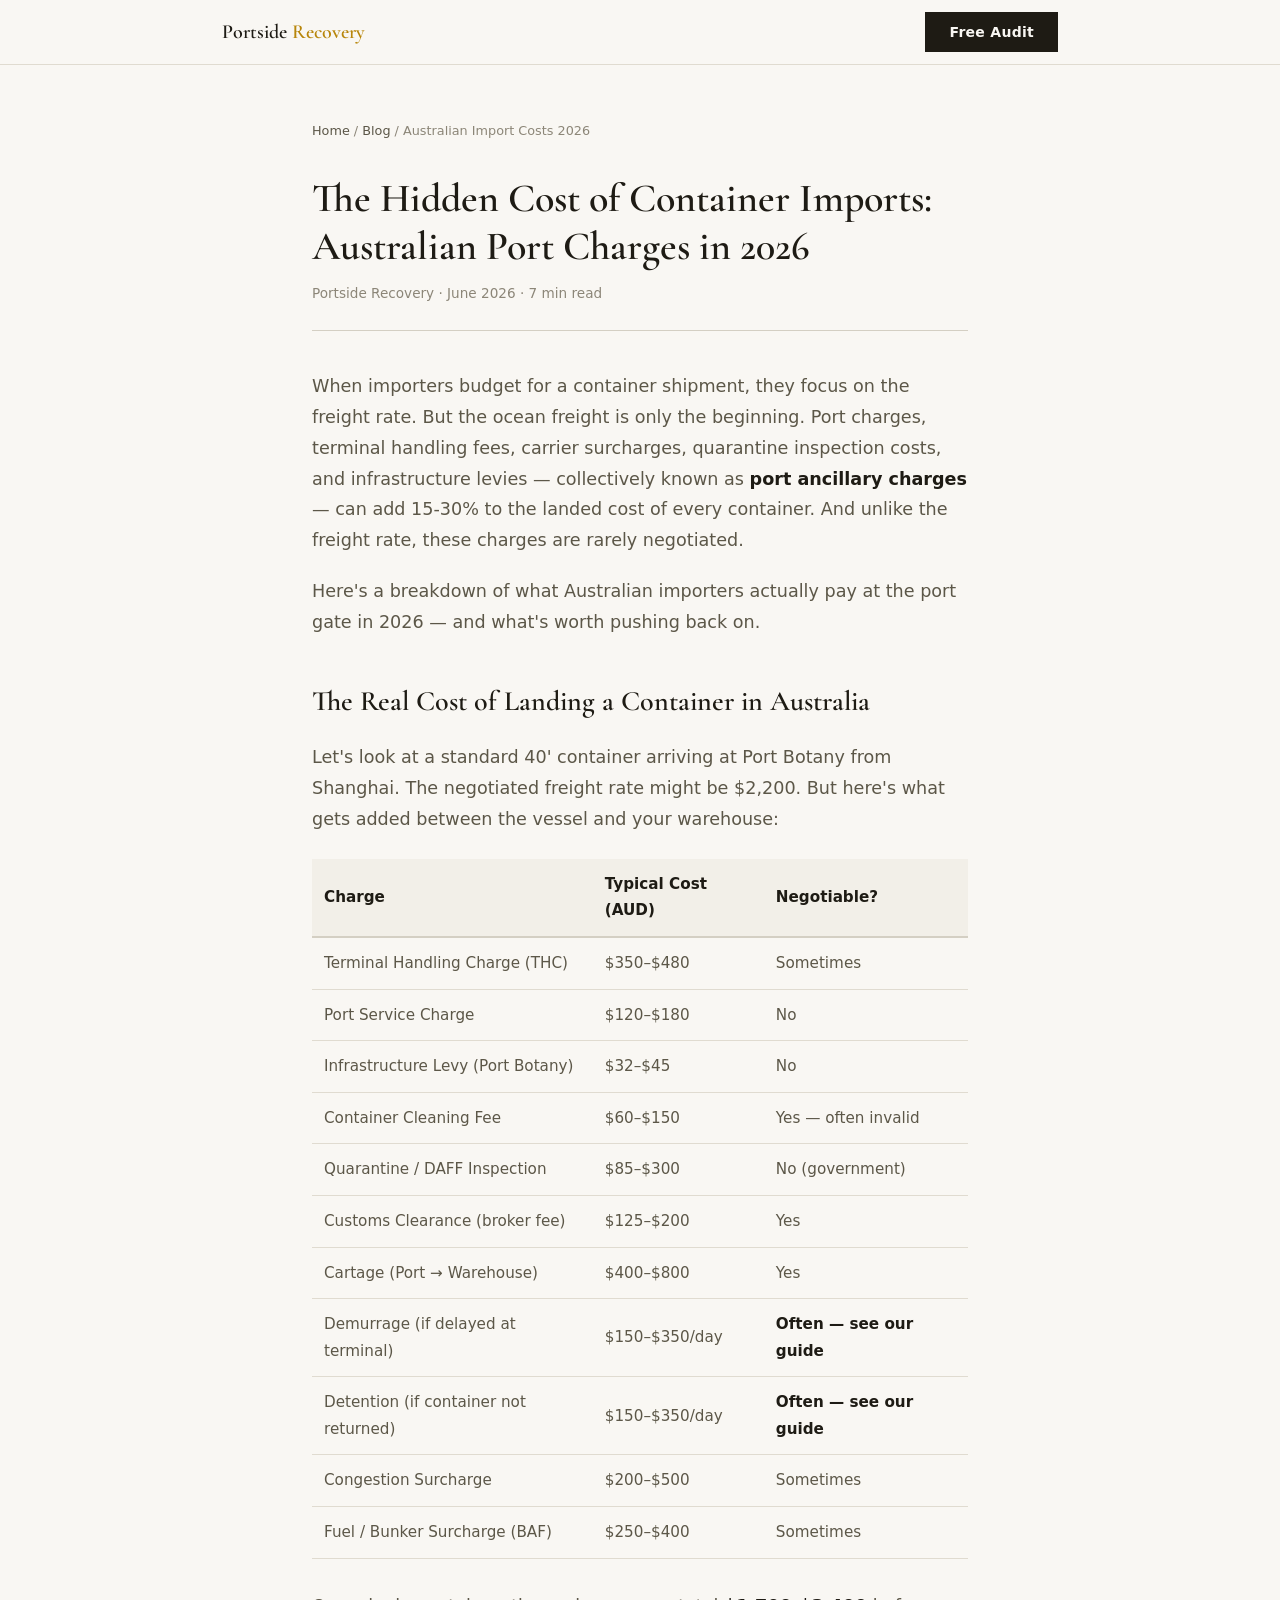
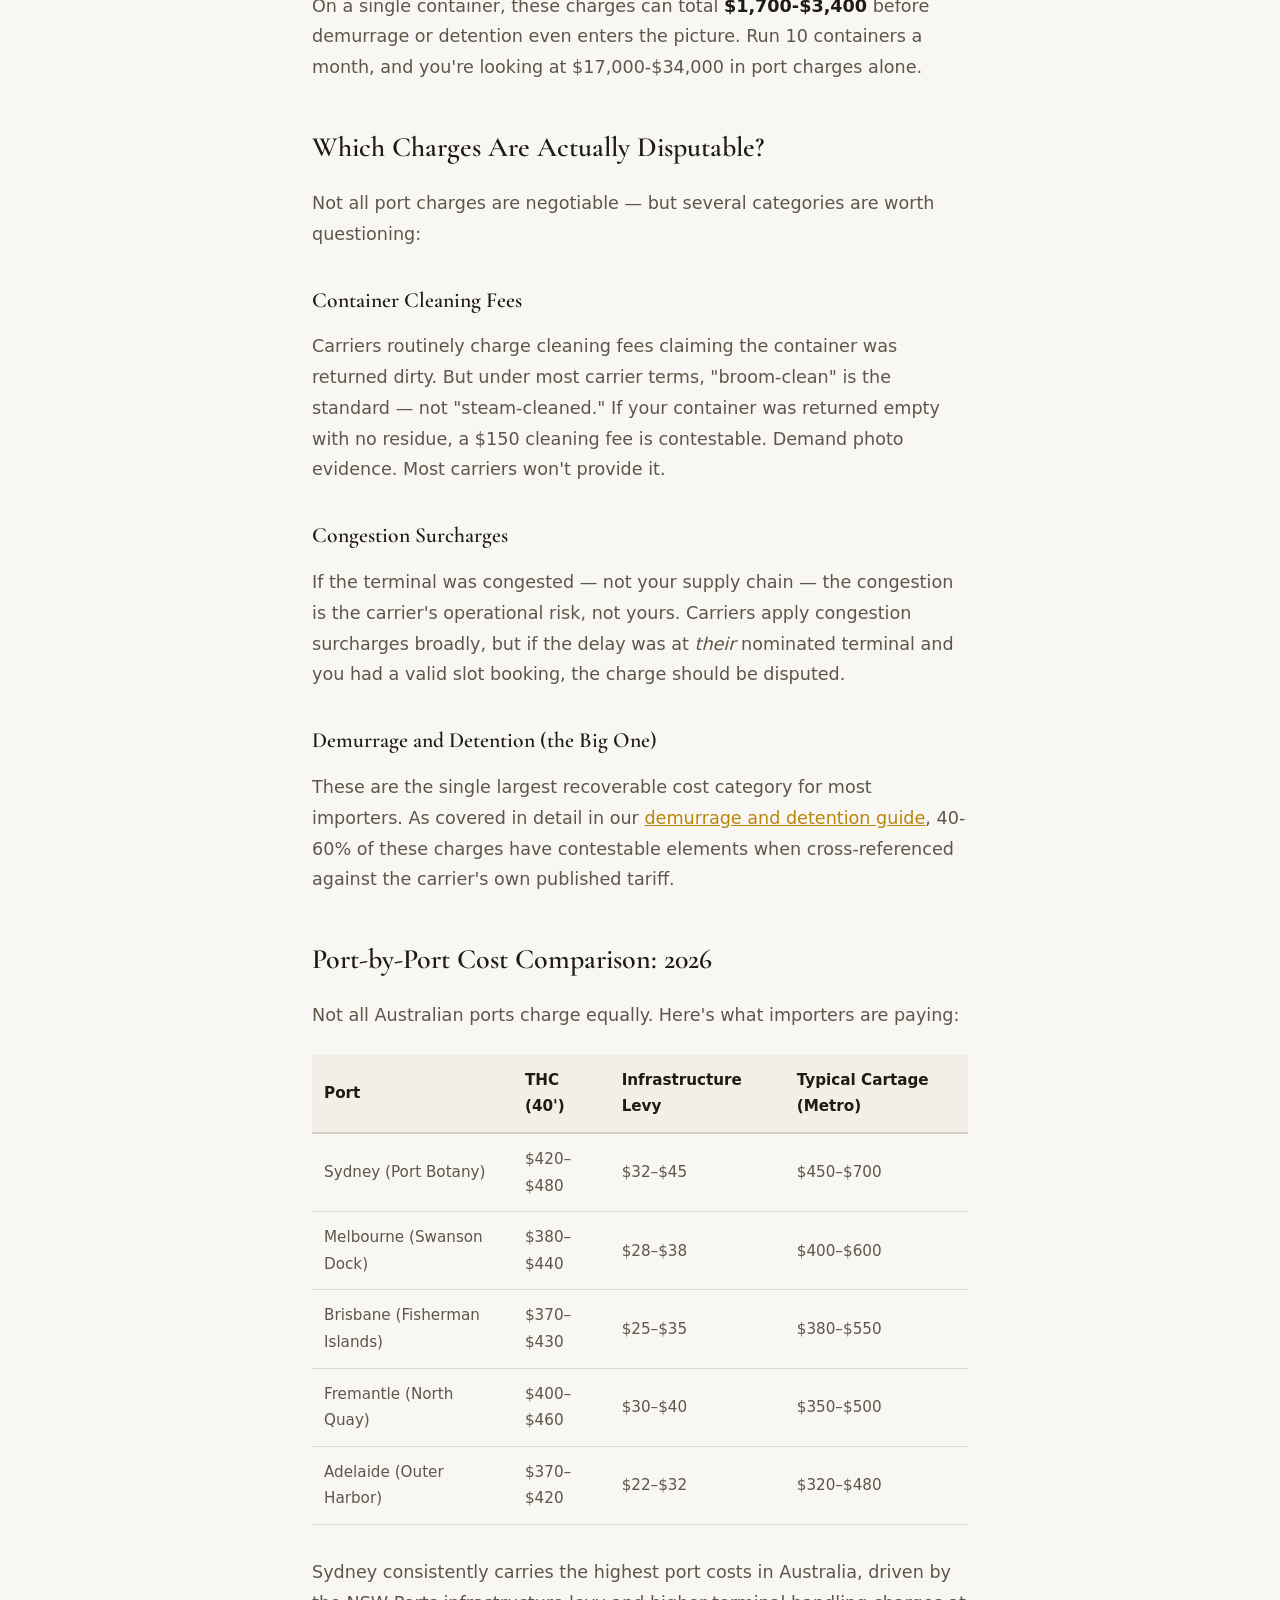
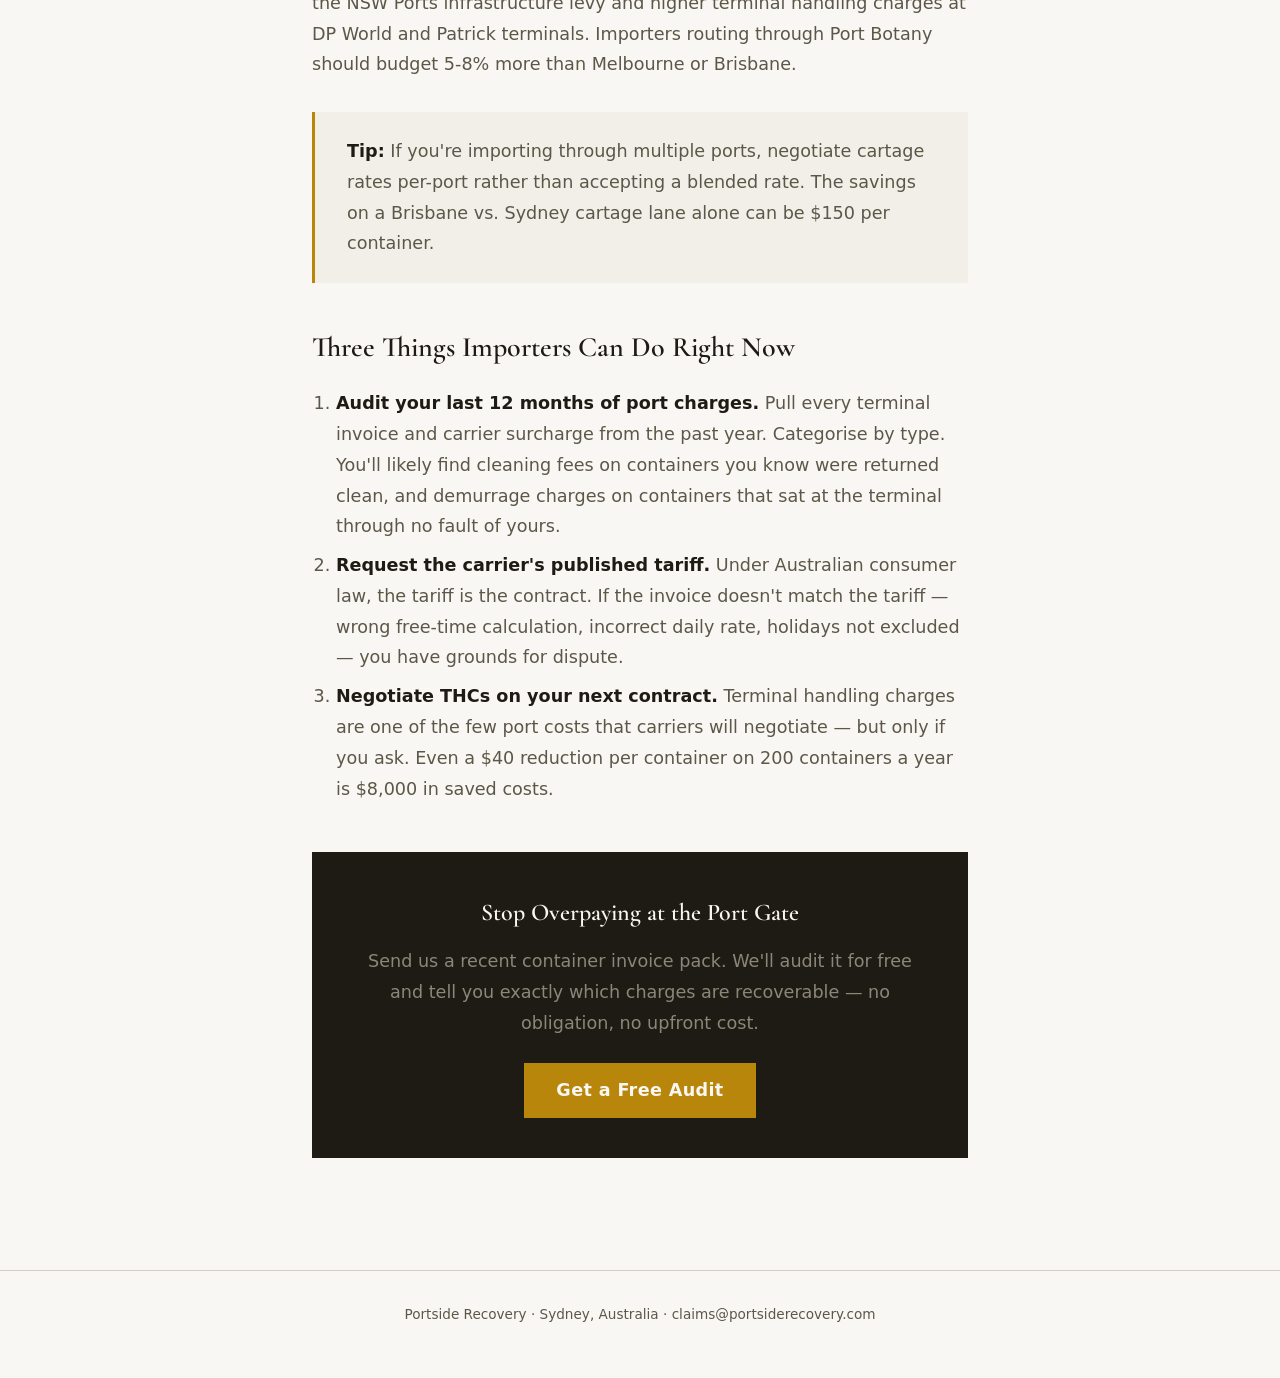
<file: blog/australian-import-costs-2026.html>
<!DOCTYPE html>
<html lang="en">
<head>
  <meta charset="UTF-8">
  <meta name="viewport" content="width=device-width, initial-scale=1.0">
  <title>The Hidden Cost of Container Imports: Australian Port Charges in 2026 | Portside Recovery</title>
  <meta name="description" content="Beyond freight rates, Australian importers face a tangle of port charges, terminal fees, and carrier surcharges that can add 15-30% to landed costs. Here's what to watch for.">
  <link rel="canonical" href="https://portsiderecovery.com/blog/australian-import-costs-2026/">
  <meta property="og:title" content="The Hidden Cost of Container Imports — Australian Port Charges in 2026">
  <meta property="og:description" content="Port charges, terminal fees, and carrier surcharges add 15-30% to Australian import landed costs. Here's what's negotiable and what's not.">
  <meta property="og:type" content="article">
  <meta property="og:url" content="https://portsiderecovery.com/blog/australian-import-costs-2026/">
  <meta property="og:image" content="https://portsiderecovery.com/og-image.png">
  <meta name="twitter:card" content="summary_large_image">
  <link rel="icon" type="image/png" sizes="32x32" href="../favicon-32.png">
  <link rel="preconnect" href="https://fonts.googleapis.com">
  <link rel="preconnect" href="https://fonts.gstatic.com" crossorigin>
  <link href="https://fonts.googleapis.com/css2?family=Cormorant+Garamond:ital,wght@0,400;0,500;0,600;0,700;1,400;1,600&family=Space+Grotesk:wght@300;400;500;600;700&display=swap" rel="stylesheet">
  <link href="https://api.fontshare.com/v2/css?f[]=switzer@300,350,400,500,600,700&display=swap" rel="stylesheet">
  <script type="application/ld+json">
  {
    "@context": "https://schema.org",
    "@type": "BlogPosting",
    "headline": "The Hidden Cost of Container Imports: Australian Port Charges in 2026",
    "description": "Beyond freight rates, Australian importers face a tangle of port charges, terminal fees, and carrier surcharges that can add 15-30% to landed costs.",
    "author": {"@type": "Organization", "name": "Portside Recovery"},
    "publisher": {"@type": "Organization", "name": "Portside Recovery", "url": "https://portsiderecovery.com"},
    "datePublished": "2026-06-09",
    "dateModified": "2026-06-09",
    "mainEntityOfPage": {"@type": "WebPage", "@id": "https://portsiderecovery.com/blog/australian-import-costs-2026/"}
  }
  </script>
  <style>
    :root { --paper: #f9f7f3; --paper-2: #f2efe8; --paper-3: #e8e4db; --rule: #d4cfc3; --rule-dim: #e0dbd0; --muted: #8c8678; --ink-dim: #5c5748; --ink: #1e1b14; --accent: #b8860b; --font-display: 'Cormorant Garamond', ui-serif, Georgia, serif; --font-body: 'Switzer', system-ui, -apple-system, sans-serif; }
    *, *::before, *::after { box-sizing: border-box; margin: 0; padding: 0; }
    html { background: var(--paper); color: var(--ink); scroll-behavior: smooth; }
    body { font-family: var(--font-body); font-size: 1.1rem; line-height: 1.75; font-weight: 350; -webkit-font-smoothing: antialiased; }
    .nav { position: fixed; top: 0; left: 0; right: 0; z-index: 100; background: rgba(249,247,243,0.94); backdrop-filter: blur(12px); border-bottom: 1px solid var(--rule-dim); }
    .nav-inner { max-width: 900px; margin: 0 auto; padding: 0 2rem; display: flex; align-items: center; height: 64px; justify-content: space-between; }
    .nav-wordmark { display: flex; align-items: center; gap: 0.5rem; text-decoration: none; color: var(--ink); }
    .nav-name { font-family: var(--font-display); font-size: 1.25rem; font-weight: 600; }
    .nav-accent { color: var(--accent); }
    .nav-cta { text-decoration: none; font-size: 0.875rem; font-weight: 600; color: var(--paper); background: var(--ink); padding: 0.5rem 1.5rem; letter-spacing: 0.02em; }
    .nav-cta:hover { background: var(--accent); }
    article { max-width: 720px; margin: 0 auto; padding: 120px 2rem 4rem; }
    .breadcrumb { font-size: 0.8rem; color: var(--muted); margin-bottom: 2rem; }
    .breadcrumb a { color: var(--ink-dim); text-decoration: none; } .breadcrumb a:hover { color: var(--accent); }
    h1 { font-family: var(--font-display); font-size: 2.5rem; font-weight: 600; line-height: 1.2; margin-bottom: 0.75rem; color: var(--ink); }
    .meta { font-size: 0.85rem; color: var(--muted); margin-bottom: 2.5rem; padding-bottom: 1.5rem; border-bottom: 1px solid var(--rule); }
    h2 { font-family: var(--font-display); font-size: 1.75rem; font-weight: 600; margin: 2.5rem 0 1rem; color: var(--ink); }
    h3 { font-family: var(--font-display); font-size: 1.35rem; font-weight: 600; margin: 2rem 0 0.75rem; color: var(--ink); }
    p { margin-bottom: 1.25rem; color: var(--ink-dim); }
    ul, ol { margin: 0 0 1.5rem 1.5rem; color: var(--ink-dim); }
    li { margin-bottom: 0.5rem; }
    strong { color: var(--ink); font-weight: 600; }
    table { width: 100%; border-collapse: collapse; margin: 1.5rem 0 2rem; font-size: 0.95rem; }
    th { text-align: left; padding: 0.75rem; background: var(--paper-2); color: var(--ink); font-weight: 600; font-family: var(--font-body); border-bottom: 2px solid var(--rule); }
    td { padding: 0.75rem; border-bottom: 1px solid var(--rule-dim); color: var(--ink-dim); }
    .callout { background: var(--paper-2); border-left: 3px solid var(--accent); padding: 1.5rem 2rem; margin: 2rem 0; }
    .callout p { margin-bottom: 0; }
    .cta-block { background: var(--ink); color: var(--paper); padding: 2.5rem; text-align: center; margin: 3rem 0; }
    .cta-block h3 { color: var(--paper); font-family: var(--font-display); font-size: 1.5rem; margin: 0 0 0.75rem; }
    .cta-block p { color: var(--muted); margin-bottom: 1.5rem; }
    .cta-block .btn { display: inline-block; padding: 0.75rem 2rem; background: var(--accent); color: var(--paper); text-decoration: none; font-weight: 600; letter-spacing: 0.02em; }
    .cta-block .btn:hover { background: #8b6508; }
    .footer { padding: 2rem; border-top: 1px solid var(--rule); text-align: center; font-size: 0.85rem; color: var(--muted); }
    .footer a { color: var(--ink-dim); text-decoration: none; } .footer a:hover { color: var(--accent); }
    @media (max-width: 600px) { h1 { font-size: 1.75rem; } h2 { font-size: 1.4rem; } article { padding: 100px 1.25rem 3rem; } table { font-size: 0.8rem; } }
  </style>
</head>
<body>
  <nav class="nav">
    <div class="nav-inner">
      <a href="https://portsiderecovery.com/" class="nav-wordmark">
        <span class="nav-name">Portside <span class="nav-accent">Recovery</span></span>
      </a>
      <a href="https://portsiderecovery.com/#contact" class="nav-cta">Free Audit</a>
    </div>
  </nav>

  <article>
    <nav class="breadcrumb"><a href="https://portsiderecovery.com/">Home</a> / <a href="https://portsiderecovery.com/blog/">Blog</a> / Australian Import Costs 2026</nav>

    <h1>The Hidden Cost of Container Imports: Australian Port Charges in 2026</h1>
    <p class="meta">Portside Recovery &middot; June 2026 &middot; 7 min read</p>

    <p>When importers budget for a container shipment, they focus on the freight rate. But the ocean freight is only the beginning. Port charges, terminal handling fees, carrier surcharges, quarantine inspection costs, and infrastructure levies — collectively known as <strong>port ancillary charges</strong> — can add 15-30% to the landed cost of every container. And unlike the freight rate, these charges are rarely negotiated.</p>

    <p>Here's a breakdown of what Australian importers actually pay at the port gate in 2026 — and what's worth pushing back on.</p>

    <h2>The Real Cost of Landing a Container in Australia</h2>

    <p>Let's look at a standard 40' container arriving at Port Botany from Shanghai. The negotiated freight rate might be $2,200. But here's what gets added between the vessel and your warehouse:</p>

    <table>
      <thead>
        <tr><th>Charge</th><th>Typical Cost (AUD)</th><th>Negotiable?</th></tr>
      </thead>
      <tbody>
        <tr><td>Terminal Handling Charge (THC)</td><td>$350–$480</td><td>Sometimes</td></tr>
        <tr><td>Port Service Charge</td><td>$120–$180</td><td>No</td></tr>
        <tr><td>Infrastructure Levy (Port Botany)</td><td>$32–$45</td><td>No</td></tr>
        <tr><td>Container Cleaning Fee</td><td>$60–$150</td><td>Yes — often invalid</td></tr>
        <tr><td>Quarantine / DAFF Inspection</td><td>$85–$300</td><td>No (government)</td></tr>
        <tr><td>Customs Clearance (broker fee)</td><td>$125–$200</td><td>Yes</td></tr>
        <tr><td>Cartage (Port → Warehouse)</td><td>$400–$800</td><td>Yes</td></tr>
        <tr><td>Demurrage (if delayed at terminal)</td><td>$150–$350/day</td><td><strong>Often — see our guide</strong></td></tr>
        <tr><td>Detention (if container not returned)</td><td>$150–$350/day</td><td><strong>Often — see our guide</strong></td></tr>
        <tr><td>Congestion Surcharge</td><td>$200–$500</td><td>Sometimes</td></tr>
        <tr><td>Fuel / Bunker Surcharge (BAF)</td><td>$250–$400</td><td>Sometimes</td></tr>
      </tbody>
    </table>

    <p>On a single container, these charges can total <strong>$1,700-$3,400</strong> before demurrage or detention even enters the picture. Run 10 containers a month, and you're looking at $17,000-$34,000 in port charges alone.</p>

    <h2>Which Charges Are Actually Disputable?</h2>

    <p>Not all port charges are negotiable — but several categories are worth questioning:</p>

    <h3>Container Cleaning Fees</h3>
    <p>Carriers routinely charge cleaning fees claiming the container was returned dirty. But under most carrier terms, "broom-clean" is the standard — not "steam-cleaned." If your container was returned empty with no residue, a $150 cleaning fee is contestable. Demand photo evidence. Most carriers won't provide it.</p>

    <h3>Congestion Surcharges</h3>
    <p>If the terminal was congested — not your supply chain — the congestion is the carrier's operational risk, not yours. Carriers apply congestion surcharges broadly, but if the delay was at <em>their</em> nominated terminal and you had a valid slot booking, the charge should be disputed.</p>

    <h3>Demurrage and Detention (the Big One)</h3>
    <p>These are the single largest recoverable cost category for most importers. As covered in detail in our <a href="https://portsiderecovery.com/blog/demurrage-detention-explained/" style="color: var(--accent);">demurrage and detention guide</a>, 40-60% of these charges have contestable elements when cross-referenced against the carrier's own published tariff.</p>

    <h2>Port-by-Port Cost Comparison: 2026</h2>

    <p>Not all Australian ports charge equally. Here's what importers are paying:</p>

    <table>
      <thead>
        <tr><th>Port</th><th>THC (40')</th><th>Infrastructure Levy</th><th>Typical Cartage (Metro)</th></tr>
      </thead>
      <tbody>
        <tr><td>Sydney (Port Botany)</td><td>$420–$480</td><td>$32–$45</td><td>$450–$700</td></tr>
        <tr><td>Melbourne (Swanson Dock)</td><td>$380–$440</td><td>$28–$38</td><td>$400–$600</td></tr>
        <tr><td>Brisbane (Fisherman Islands)</td><td>$370–$430</td><td>$25–$35</td><td>$380–$550</td></tr>
        <tr><td>Fremantle (North Quay)</td><td>$400–$460</td><td>$30–$40</td><td>$350–$500</td></tr>
        <tr><td>Adelaide (Outer Harbor)</td><td>$370–$420</td><td>$22–$32</td><td>$320–$480</td></tr>
      </tbody>
    </table>

    <p>Sydney consistently carries the highest port costs in Australia, driven by the NSW Ports infrastructure levy and higher terminal handling charges at DP World and Patrick terminals. Importers routing through Port Botany should budget 5-8% more than Melbourne or Brisbane.</p>

    <div class="callout">
      <p><strong>Tip:</strong> If you're importing through multiple ports, negotiate cartage rates per-port rather than accepting a blended rate. The savings on a Brisbane vs. Sydney cartage lane alone can be $150 per container.</p>
    </div>

    <h2>Three Things Importers Can Do Right Now</h2>

    <ol>
      <li><strong>Audit your last 12 months of port charges.</strong> Pull every terminal invoice and carrier surcharge from the past year. Categorise by type. You'll likely find cleaning fees on containers you know were returned clean, and demurrage charges on containers that sat at the terminal through no fault of yours.</li>
      <li><strong>Request the carrier's published tariff.</strong> Under Australian consumer law, the tariff is the contract. If the invoice doesn't match the tariff — wrong free-time calculation, incorrect daily rate, holidays not excluded — you have grounds for dispute.</li>
      <li><strong>Negotiate THCs on your next contract.</strong> Terminal handling charges are one of the few port costs that carriers will negotiate — but only if you ask. Even a $40 reduction per container on 200 containers a year is $8,000 in saved costs.</li>
    </ol>

    <div class="cta-block">
      <h3>Stop Overpaying at the Port Gate</h3>
      <p>Send us a recent container invoice pack. We'll audit it for free and tell you exactly which charges are recoverable — no obligation, no upfront cost.</p>
      <a href="https://portsiderecovery.com/#contact" class="btn">Get a Free Audit</a>
    </div>
  </article>

  <footer class="footer">
    <p><a href="https://portsiderecovery.com/">Portside Recovery</a> &middot; Sydney, Australia &middot; <a href="mailto:claims@portsiderecovery.com">claims@portsiderecovery.com</a></p>
  </footer>
</body>
</html>
</file>
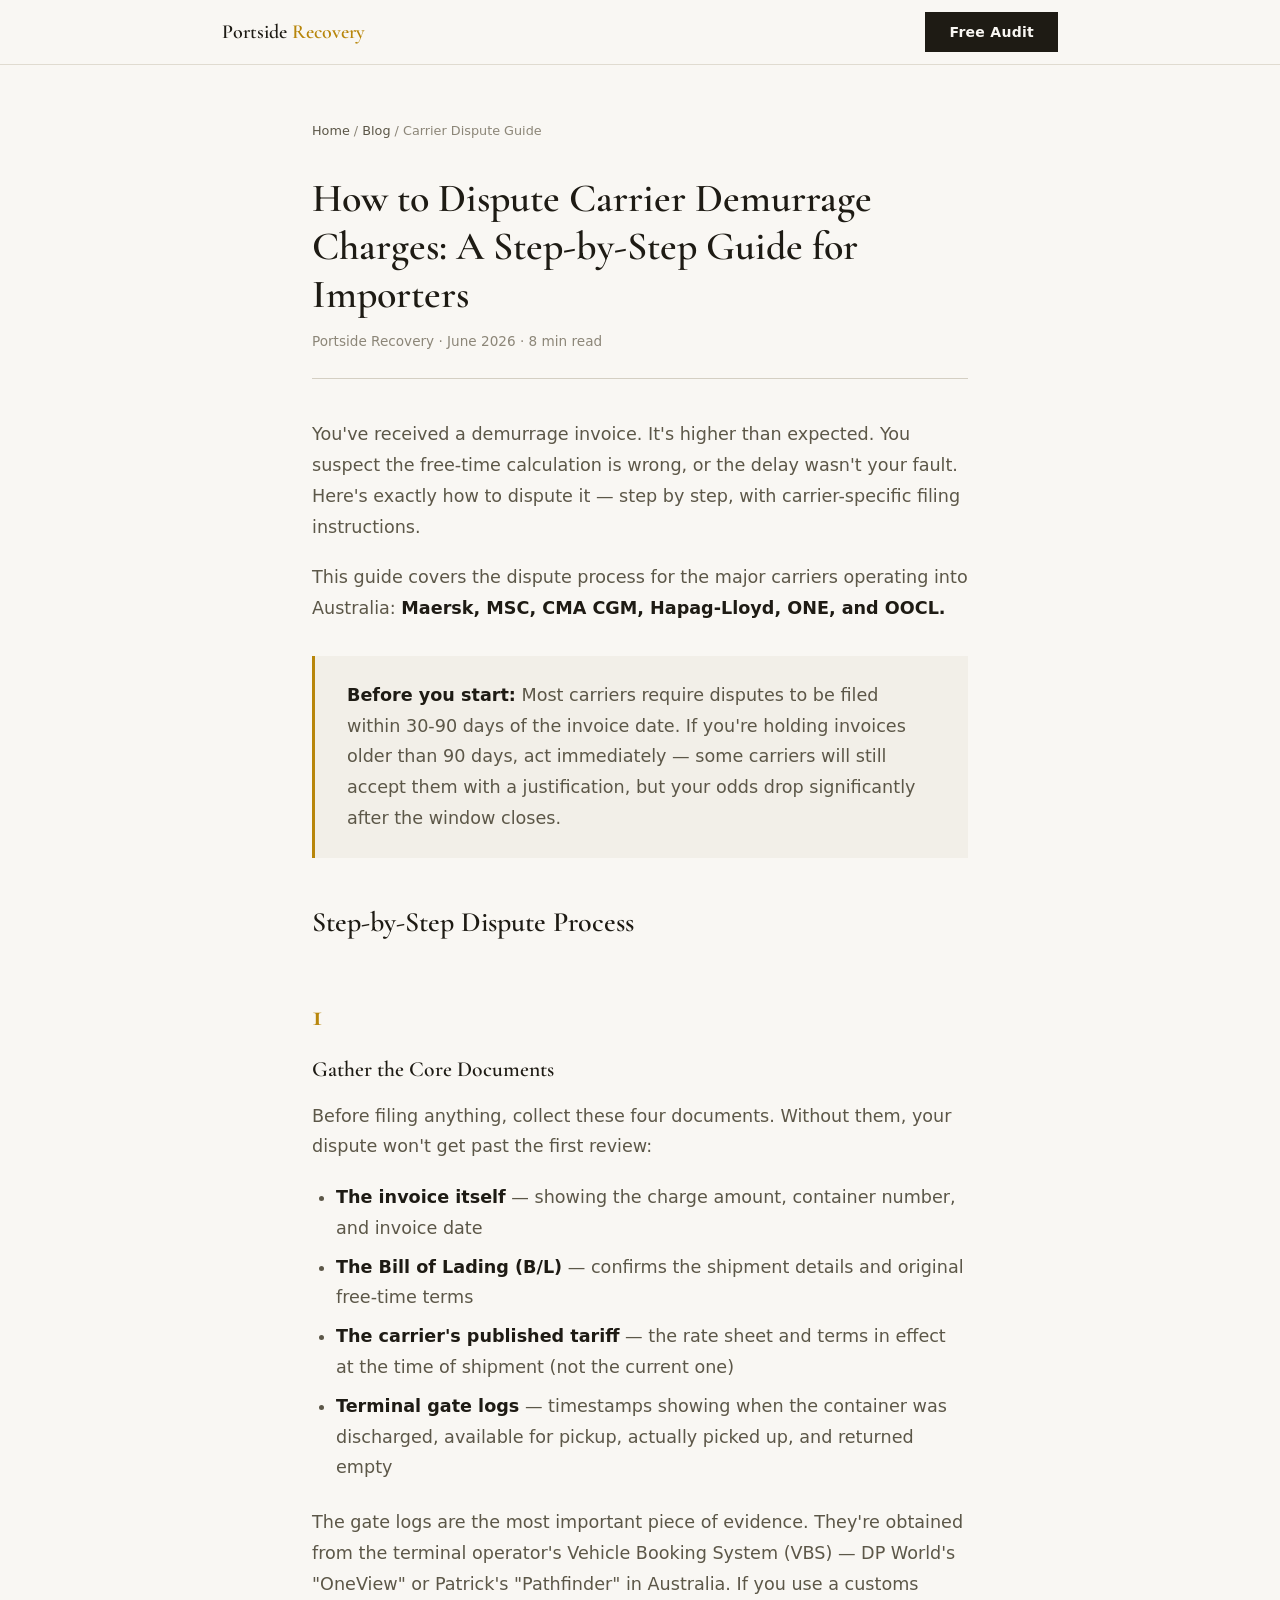
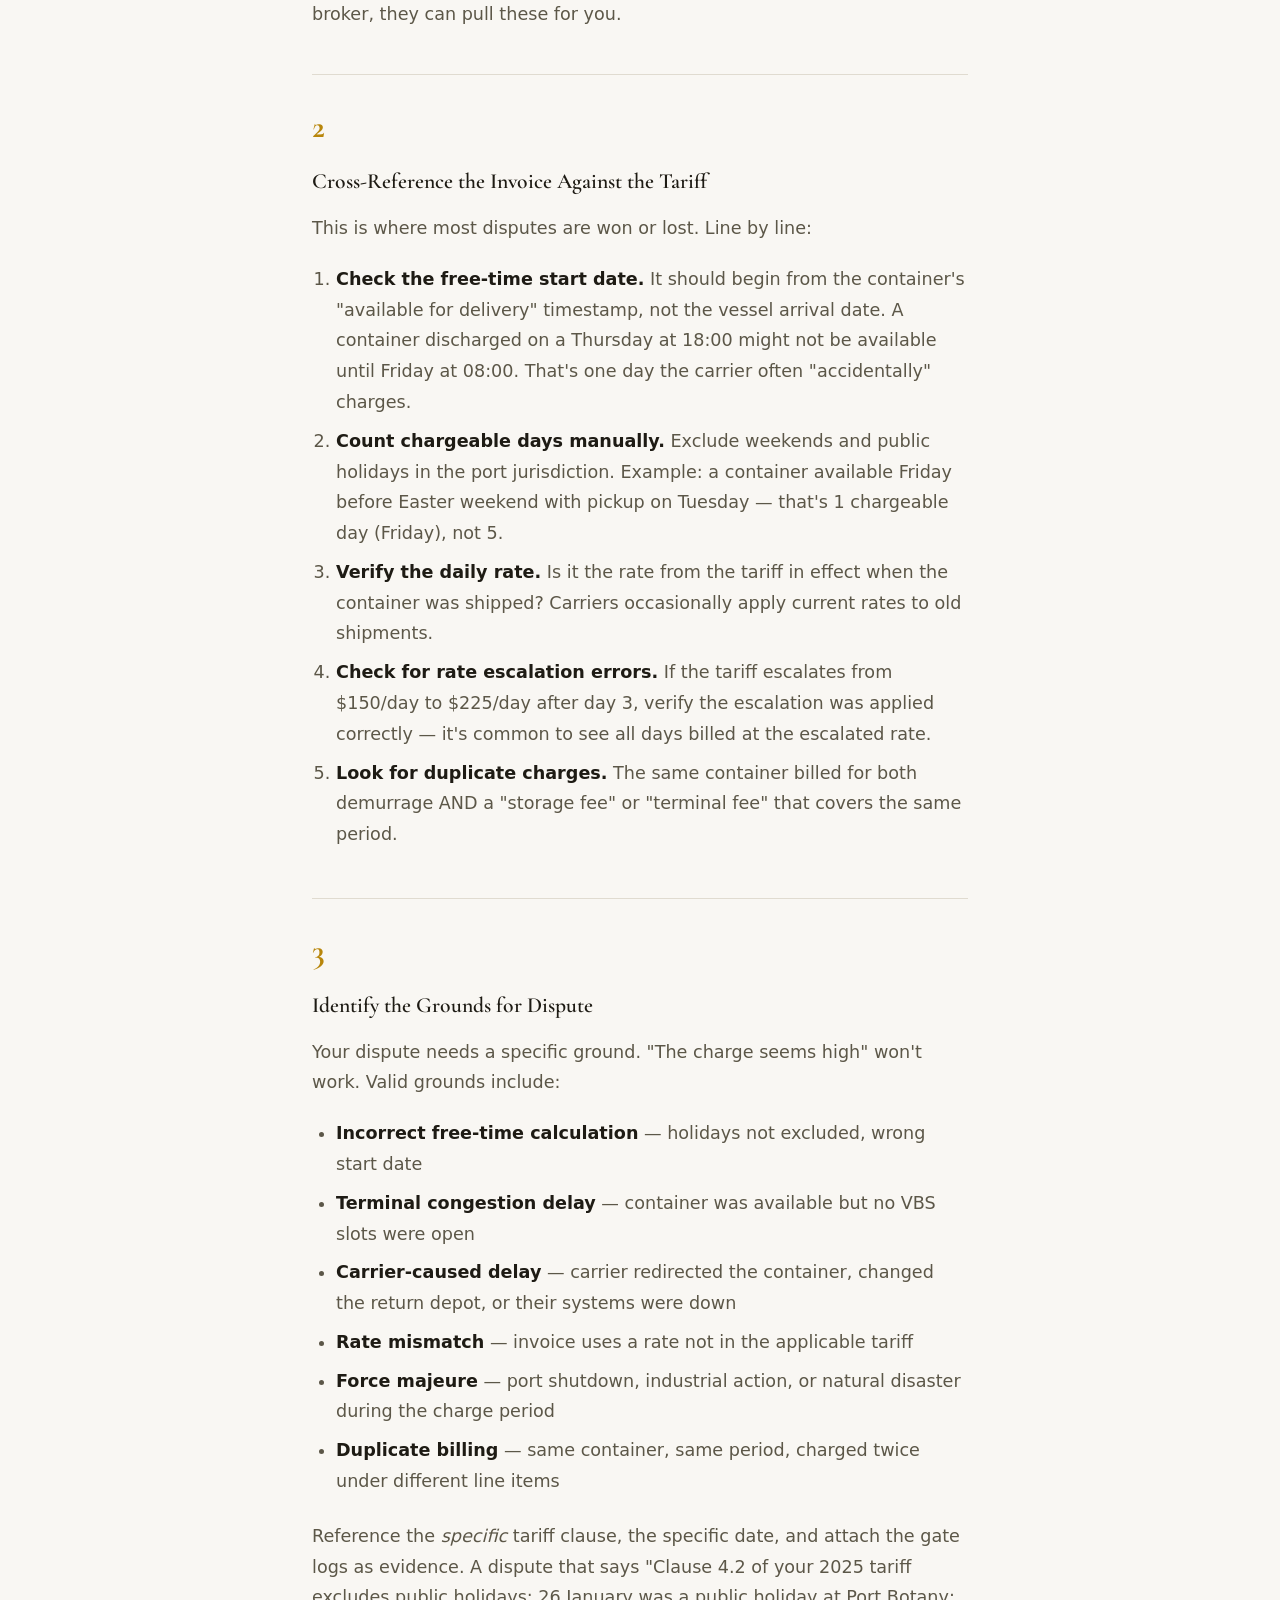
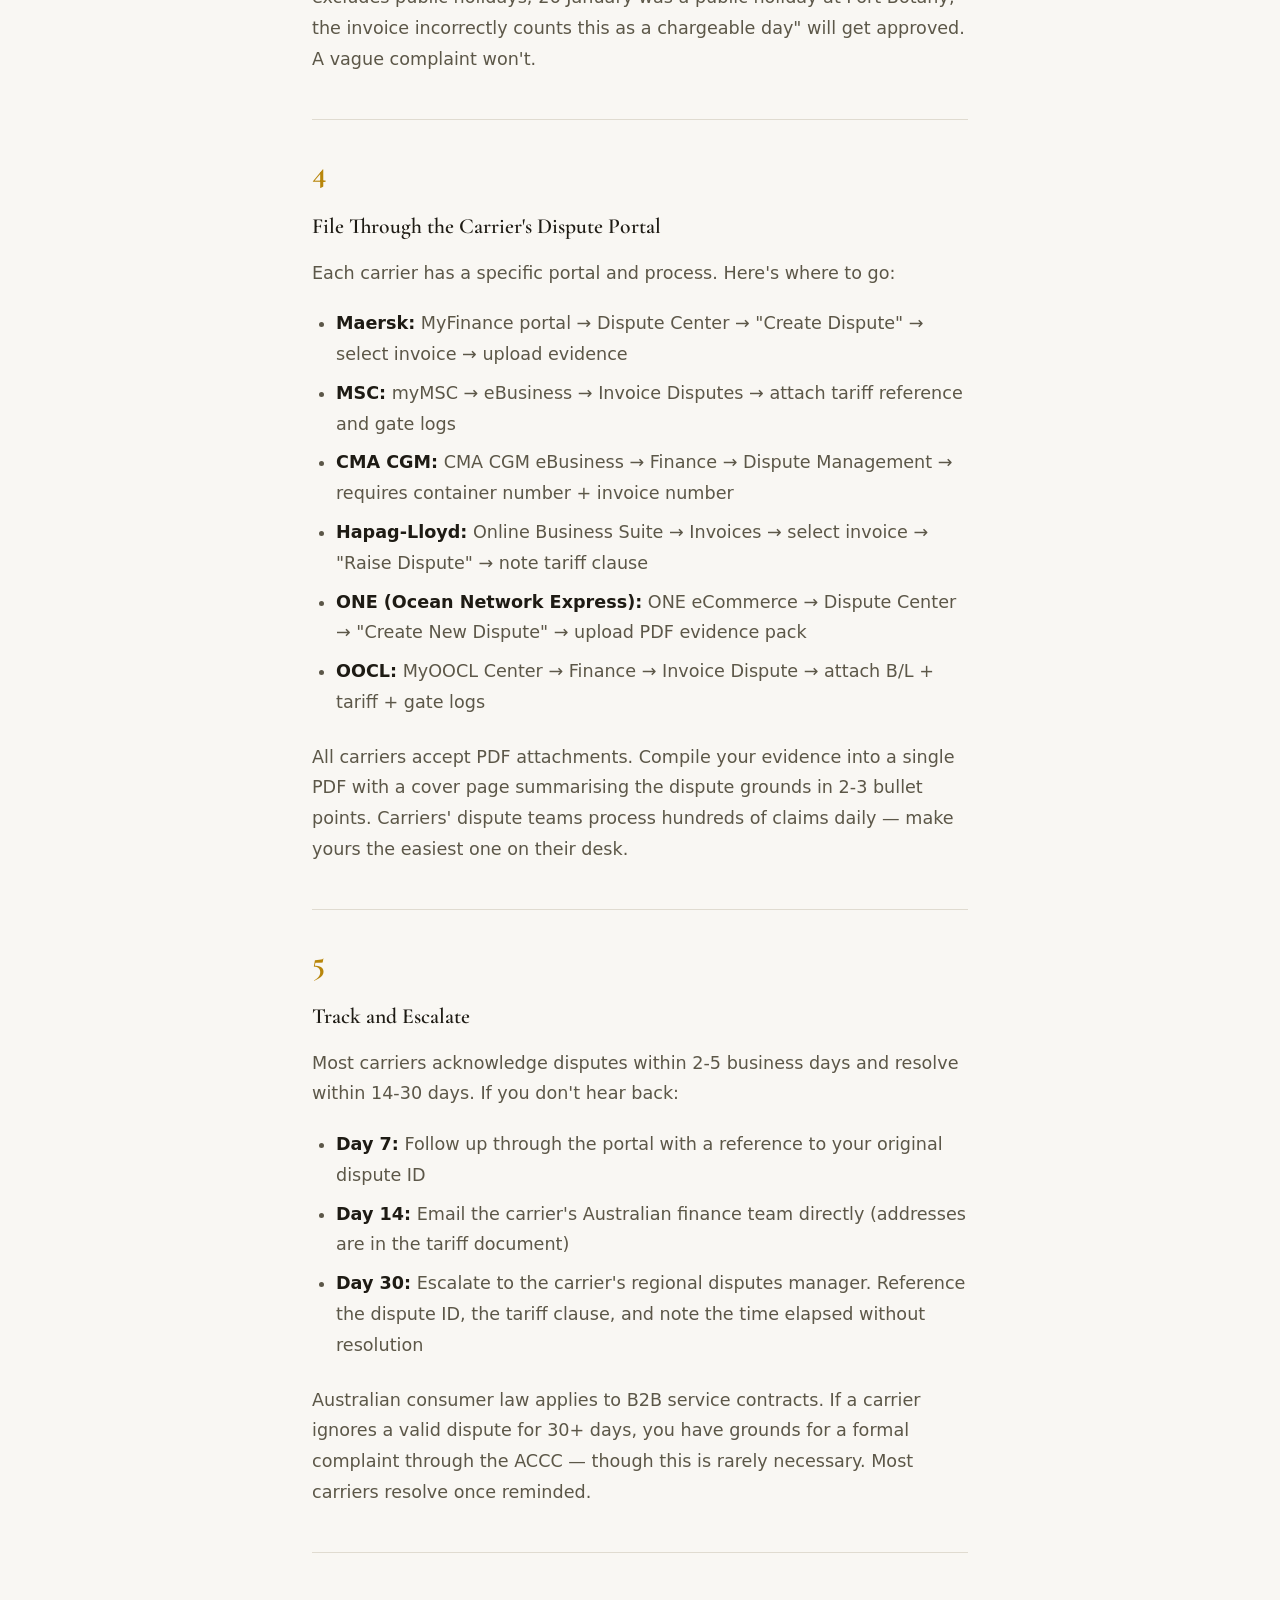
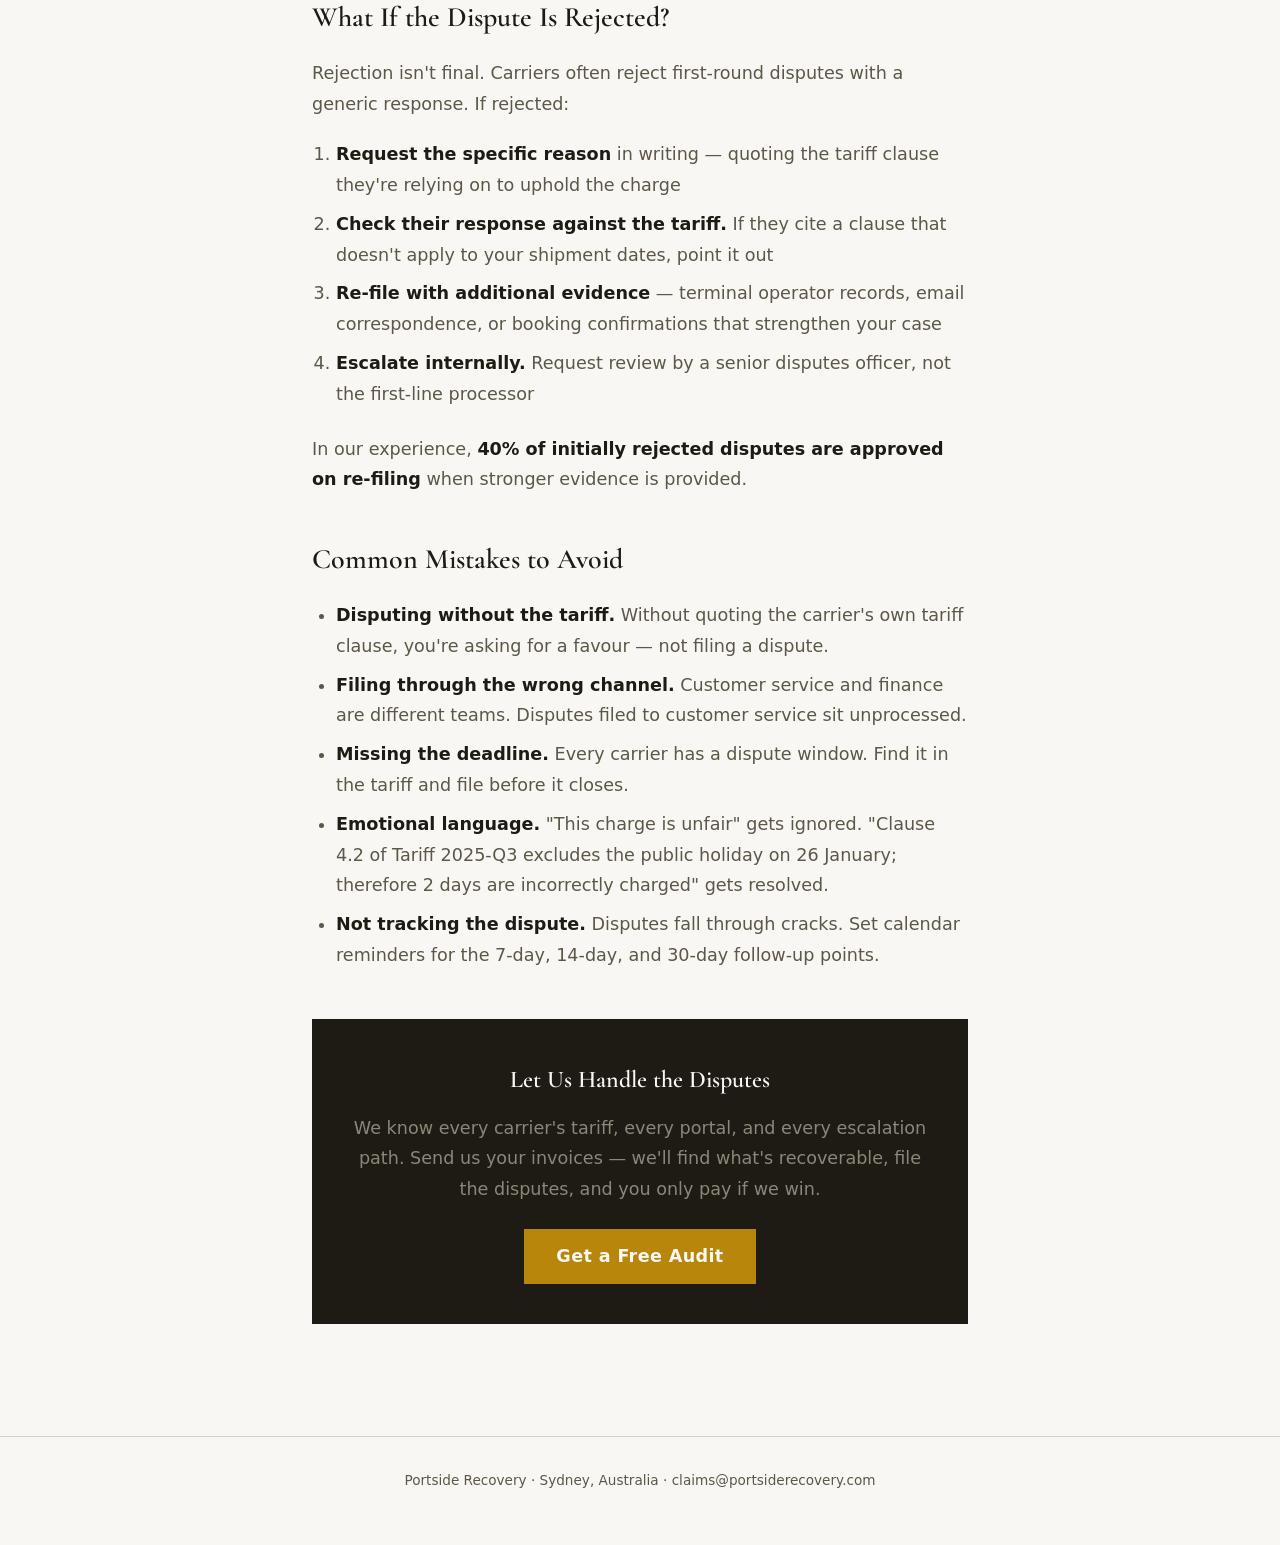
<file: blog/carrier-dispute-guide.html>
<!DOCTYPE html>
<html lang="en">
<head>
  <meta charset="UTF-8">
  <meta name="viewport" content="width=device-width, initial-scale=1.0">
  <title>How to Dispute Carrier Demurrage Charges: A Step-by-Step Guide for Importers | Portside Recovery</title>
  <meta name="description" content="A practical guide to disputing demurrage and detention charges from Maersk, MSC, CMA CGM, Hapag-Lloyd, and other major carriers. Step-by-step process with real examples.">
  <link rel="canonical" href="https://portsiderecovery.com/blog/carrier-dispute-guide/">
  <meta property="og:title" content="How to Dispute Carrier Demurrage Charges: A Step-by-Step Guide">
  <meta property="og:description" content="Practical guide to disputing demurrage and detention charges. Step-by-step process, evidence needed, and carrier-specific tips.">
  <meta property="og:type" content="article">
  <meta property="og:url" content="https://portsiderecovery.com/blog/carrier-dispute-guide/">
  <meta property="og:image" content="https://portsiderecovery.com/og-image.png">
  <meta name="twitter:card" content="summary_large_image">
  <link rel="icon" type="image/png" sizes="32x32" href="../favicon-32.png">
  <link rel="preconnect" href="https://fonts.googleapis.com">
  <link rel="preconnect" href="https://fonts.gstatic.com" crossorigin>
  <link href="https://fonts.googleapis.com/css2?family=Cormorant+Garamond:ital,wght@0,400;0,500;0,600;0,700;1,400;1,600&family=Space+Grotesk:wght@300;400;500;600;700&display=swap" rel="stylesheet">
  <link href="https://api.fontshare.com/v2/css?f[]=switzer@300,350,400,500,600,700&display=swap" rel="stylesheet">
  <script type="application/ld+json">
  {
    "@context": "https://schema.org",
    "@type": "BlogPosting",
    "headline": "How to Dispute Carrier Demurrage Charges: A Step-by-Step Guide for Importers",
    "description": "A practical guide to disputing demurrage and detention charges from major carriers. Step-by-step process, required evidence, and carrier-specific filing instructions.",
    "author": {"@type": "Organization", "name": "Portside Recovery"},
    "publisher": {"@type": "Organization", "name": "Portside Recovery", "url": "https://portsiderecovery.com"},
    "datePublished": "2026-06-09",
    "dateModified": "2026-06-09",
    "mainEntityOfPage": {"@type": "WebPage", "@id": "https://portsiderecovery.com/blog/carrier-dispute-guide/"}
  }
  </script>
  <style>
    :root { --paper: #f9f7f3; --paper-2: #f2efe8; --paper-3: #e8e4db; --rule: #d4cfc3; --rule-dim: #e0dbd0; --muted: #8c8678; --ink-dim: #5c5748; --ink: #1e1b14; --accent: #b8860b; --font-display: 'Cormorant Garamond', ui-serif, Georgia, serif; --font-body: 'Switzer', system-ui, -apple-system, sans-serif; }
    *, *::before, *::after { box-sizing: border-box; margin: 0; padding: 0; }
    html { background: var(--paper); color: var(--ink); scroll-behavior: smooth; }
    body { font-family: var(--font-body); font-size: 1.1rem; line-height: 1.75; font-weight: 350; -webkit-font-smoothing: antialiased; }
    .nav { position: fixed; top: 0; left: 0; right: 0; z-index: 100; background: rgba(249,247,243,0.94); backdrop-filter: blur(12px); border-bottom: 1px solid var(--rule-dim); }
    .nav-inner { max-width: 900px; margin: 0 auto; padding: 0 2rem; display: flex; align-items: center; height: 64px; justify-content: space-between; }
    .nav-wordmark { display: flex; align-items: center; gap: 0.5rem; text-decoration: none; color: var(--ink); }
    .nav-name { font-family: var(--font-display); font-size: 1.25rem; font-weight: 600; }
    .nav-accent { color: var(--accent); }
    .nav-cta { text-decoration: none; font-size: 0.875rem; font-weight: 600; color: var(--paper); background: var(--ink); padding: 0.5rem 1.5rem; letter-spacing: 0.02em; }
    .nav-cta:hover { background: var(--accent); }
    article { max-width: 720px; margin: 0 auto; padding: 120px 2rem 4rem; }
    .breadcrumb { font-size: 0.8rem; color: var(--muted); margin-bottom: 2rem; }
    .breadcrumb a { color: var(--ink-dim); text-decoration: none; } .breadcrumb a:hover { color: var(--accent); }
    h1 { font-family: var(--font-display); font-size: 2.5rem; font-weight: 600; line-height: 1.2; margin-bottom: 0.75rem; color: var(--ink); }
    .meta { font-size: 0.85rem; color: var(--muted); margin-bottom: 2.5rem; padding-bottom: 1.5rem; border-bottom: 1px solid var(--rule); }
    h2 { font-family: var(--font-display); font-size: 1.75rem; font-weight: 600; margin: 2.5rem 0 1rem; color: var(--ink); }
    h3 { font-family: var(--font-display); font-size: 1.35rem; font-weight: 600; margin: 2rem 0 0.75rem; color: var(--ink); }
    p { margin-bottom: 1.25rem; color: var(--ink-dim); }
    ul, ol { margin: 0 0 1.5rem 1.5rem; color: var(--ink-dim); }
    li { margin-bottom: 0.5rem; }
    strong { color: var(--ink); font-weight: 600; }
    .step { counter-reset: none; padding: 1.5rem 0; border-bottom: 1px solid var(--rule-dim); }
    .step-num { font-family: var(--font-display); font-size: 2rem; font-weight: 700; color: var(--accent); display: block; margin-bottom: 0.25rem; }
    .step h3 { margin-top: 0.5rem; }
    .callout { background: var(--paper-2); border-left: 3px solid var(--accent); padding: 1.5rem 2rem; margin: 2rem 0; }
    .callout p { margin-bottom: 0; }
    .cta-block { background: var(--ink); color: var(--paper); padding: 2.5rem; text-align: center; margin: 3rem 0; }
    .cta-block h3 { color: var(--paper); font-family: var(--font-display); font-size: 1.5rem; margin: 0 0 0.75rem; }
    .cta-block p { color: var(--muted); margin-bottom: 1.5rem; }
    .cta-block .btn { display: inline-block; padding: 0.75rem 2rem; background: var(--accent); color: var(--paper); text-decoration: none; font-weight: 600; letter-spacing: 0.02em; }
    .cta-block .btn:hover { background: #8b6508; }
    .footer { padding: 2rem; border-top: 1px solid var(--rule); text-align: center; font-size: 0.85rem; color: var(--muted); }
    .footer a { color: var(--ink-dim); text-decoration: none; } .footer a:hover { color: var(--accent); }
    @media (max-width: 600px) { h1 { font-size: 1.75rem; } h2 { font-size: 1.4rem; } article { padding: 100px 1.25rem 3rem; } }
  </style>
</head>
<body>
  <nav class="nav">
    <div class="nav-inner">
      <a href="https://portsiderecovery.com/" class="nav-wordmark">
        <span class="nav-name">Portside <span class="nav-accent">Recovery</span></span>
      </a>
      <a href="https://portsiderecovery.com/#contact" class="nav-cta">Free Audit</a>
    </div>
  </nav>

  <article>
    <nav class="breadcrumb"><a href="https://portsiderecovery.com/">Home</a> / <a href="https://portsiderecovery.com/blog/">Blog</a> / Carrier Dispute Guide</nav>

    <h1>How to Dispute Carrier Demurrage Charges: A Step-by-Step Guide for Importers</h1>
    <p class="meta">Portside Recovery &middot; June 2026 &middot; 8 min read</p>

    <p>You've received a demurrage invoice. It's higher than expected. You suspect the free-time calculation is wrong, or the delay wasn't your fault. Here's exactly how to dispute it — step by step, with carrier-specific filing instructions.</p>

    <p>This guide covers the dispute process for the major carriers operating into Australia: <strong>Maersk, MSC, CMA CGM, Hapag-Lloyd, ONE, and OOCL.</strong></p>

    <div class="callout">
      <p><strong>Before you start:</strong> Most carriers require disputes to be filed within 30-90 days of the invoice date. If you're holding invoices older than 90 days, act immediately — some carriers will still accept them with a justification, but your odds drop significantly after the window closes.</p>
    </div>

    <h2>Step-by-Step Dispute Process</h2>

    <div class="step">
      <span class="step-num">1</span>
      <h3>Gather the Core Documents</h3>
      <p>Before filing anything, collect these four documents. Without them, your dispute won't get past the first review:</p>
      <ul>
        <li><strong>The invoice itself</strong> — showing the charge amount, container number, and invoice date</li>
        <li><strong>The Bill of Lading (B/L)</strong> — confirms the shipment details and original free-time terms</li>
        <li><strong>The carrier's published tariff</strong> — the rate sheet and terms in effect at the time of shipment (not the current one)</li>
        <li><strong>Terminal gate logs</strong> — timestamps showing when the container was discharged, available for pickup, actually picked up, and returned empty</li>
      </ul>
      <p>The gate logs are the most important piece of evidence. They're obtained from the terminal operator's Vehicle Booking System (VBS) — DP World's "OneView" or Patrick's "Pathfinder" in Australia. If you use a customs broker, they can pull these for you.</p>
    </div>

    <div class="step">
      <span class="step-num">2</span>
      <h3>Cross-Reference the Invoice Against the Tariff</h3>
      <p>This is where most disputes are won or lost. Line by line:</p>
      <ol>
        <li><strong>Check the free-time start date.</strong> It should begin from the container's "available for delivery" timestamp, not the vessel arrival date. A container discharged on a Thursday at 18:00 might not be available until Friday at 08:00. That's one day the carrier often "accidentally" charges.</li>
        <li><strong>Count chargeable days manually.</strong> Exclude weekends and public holidays in the port jurisdiction. Example: a container available Friday before Easter weekend with pickup on Tuesday — that's 1 chargeable day (Friday), not 5.</li>
        <li><strong>Verify the daily rate.</strong> Is it the rate from the tariff in effect when the container was shipped? Carriers occasionally apply current rates to old shipments.</li>
        <li><strong>Check for rate escalation errors.</strong> If the tariff escalates from $150/day to $225/day after day 3, verify the escalation was applied correctly — it's common to see all days billed at the escalated rate.</li>
        <li><strong>Look for duplicate charges.</strong> The same container billed for both demurrage AND a "storage fee" or "terminal fee" that covers the same period.</li>
      </ol>
    </div>

    <div class="step">
      <span class="step-num">3</span>
      <h3>Identify the Grounds for Dispute</h3>
      <p>Your dispute needs a specific ground. "The charge seems high" won't work. Valid grounds include:</p>
      <ul>
        <li><strong>Incorrect free-time calculation</strong> — holidays not excluded, wrong start date</li>
        <li><strong>Terminal congestion delay</strong> — container was available but no VBS slots were open</li>
        <li><strong>Carrier-caused delay</strong> — carrier redirected the container, changed the return depot, or their systems were down</li>
        <li><strong>Rate mismatch</strong> — invoice uses a rate not in the applicable tariff</li>
        <li><strong>Force majeure</strong> — port shutdown, industrial action, or natural disaster during the charge period</li>
        <li><strong>Duplicate billing</strong> — same container, same period, charged twice under different line items</li>
      </ul>
      <p>Reference the <em>specific</em> tariff clause, the specific date, and attach the gate logs as evidence. A dispute that says "Clause 4.2 of your 2025 tariff excludes public holidays; 26 January was a public holiday at Port Botany; the invoice incorrectly counts this as a chargeable day" will get approved. A vague complaint won't.</p>
    </div>

    <div class="step">
      <span class="step-num">4</span>
      <h3>File Through the Carrier's Dispute Portal</h3>
      <p>Each carrier has a specific portal and process. Here's where to go:</p>
      <ul>
        <li><strong>Maersk:</strong> MyFinance portal → Dispute Center → "Create Dispute" → select invoice → upload evidence</li>
        <li><strong>MSC:</strong> myMSC → eBusiness → Invoice Disputes → attach tariff reference and gate logs</li>
        <li><strong>CMA CGM:</strong> CMA CGM eBusiness → Finance → Dispute Management → requires container number + invoice number</li>
        <li><strong>Hapag-Lloyd:</strong> Online Business Suite → Invoices → select invoice → "Raise Dispute" → note tariff clause</li>
        <li><strong>ONE (Ocean Network Express):</strong> ONE eCommerce → Dispute Center → "Create New Dispute" → upload PDF evidence pack</li>
        <li><strong>OOCL:</strong> MyOOCL Center → Finance → Invoice Dispute → attach B/L + tariff + gate logs</li>
      </ul>
      <p>All carriers accept PDF attachments. Compile your evidence into a single PDF with a cover page summarising the dispute grounds in 2-3 bullet points. Carriers' dispute teams process hundreds of claims daily — make yours the easiest one on their desk.</p>
    </div>

    <div class="step">
      <span class="step-num">5</span>
      <h3>Track and Escalate</h3>
      <p>Most carriers acknowledge disputes within 2-5 business days and resolve within 14-30 days. If you don't hear back:</p>
      <ul>
        <li><strong>Day 7:</strong> Follow up through the portal with a reference to your original dispute ID</li>
        <li><strong>Day 14:</strong> Email the carrier's Australian finance team directly (addresses are in the tariff document)</li>
        <li><strong>Day 30:</strong> Escalate to the carrier's regional disputes manager. Reference the dispute ID, the tariff clause, and note the time elapsed without resolution</li>
      </ul>
      <p>Australian consumer law applies to B2B service contracts. If a carrier ignores a valid dispute for 30+ days, you have grounds for a formal complaint through the ACCC — though this is rarely necessary. Most carriers resolve once reminded.</p>
    </div>

    <h2>What If the Dispute Is Rejected?</h2>

    <p>Rejection isn't final. Carriers often reject first-round disputes with a generic response. If rejected:</p>
    <ol>
      <li><strong>Request the specific reason</strong> in writing — quoting the tariff clause they're relying on to uphold the charge</li>
      <li><strong>Check their response against the tariff.</strong> If they cite a clause that doesn't apply to your shipment dates, point it out</li>
      <li><strong>Re-file with additional evidence</strong> — terminal operator records, email correspondence, or booking confirmations that strengthen your case</li>
      <li><strong>Escalate internally.</strong> Request review by a senior disputes officer, not the first-line processor</li>
    </ol>

    <p>In our experience, <strong>40% of initially rejected disputes are approved on re-filing</strong> when stronger evidence is provided.</p>

    <h2>Common Mistakes to Avoid</h2>

    <ul>
      <li><strong>Disputing without the tariff.</strong> Without quoting the carrier's own tariff clause, you're asking for a favour — not filing a dispute.</li>
      <li><strong>Filing through the wrong channel.</strong> Customer service and finance are different teams. Disputes filed to customer service sit unprocessed.</li>
      <li><strong>Missing the deadline.</strong> Every carrier has a dispute window. Find it in the tariff and file before it closes.</li>
      <li><strong>Emotional language.</strong> "This charge is unfair" gets ignored. "Clause 4.2 of Tariff 2025-Q3 excludes the public holiday on 26 January; therefore 2 days are incorrectly charged" gets resolved.</li>
      <li><strong>Not tracking the dispute.</strong> Disputes fall through cracks. Set calendar reminders for the 7-day, 14-day, and 30-day follow-up points.</li>
    </ul>

    <div class="cta-block">
      <h3>Let Us Handle the Disputes</h3>
      <p>We know every carrier's tariff, every portal, and every escalation path. Send us your invoices — we'll find what's recoverable, file the disputes, and you only pay if we win.</p>
      <a href="https://portsiderecovery.com/#contact" class="btn">Get a Free Audit</a>
    </div>
  </article>

  <footer class="footer">
    <p><a href="https://portsiderecovery.com/">Portside Recovery</a> &middot; Sydney, Australia &middot; <a href="mailto:claims@portsiderecovery.com">claims@portsiderecovery.com</a></p>
  </footer>
</body>
</html>
</file>
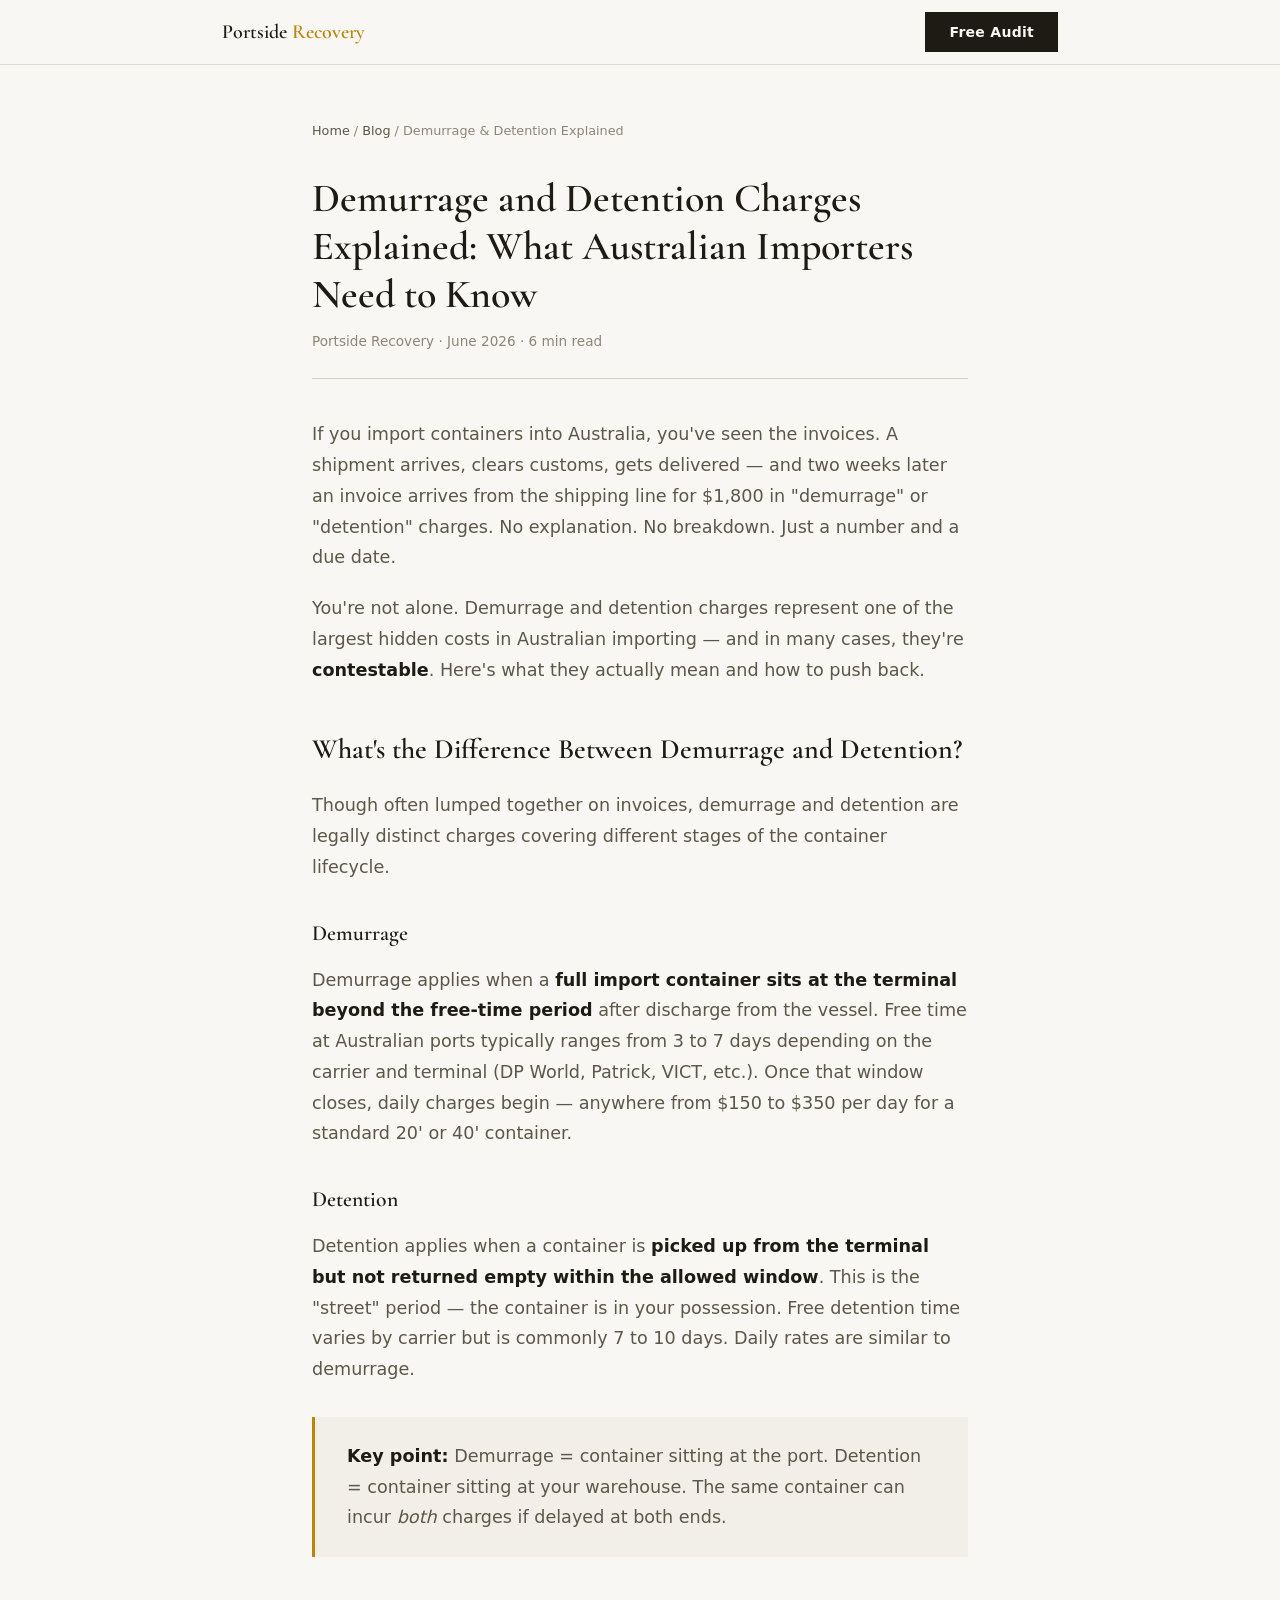
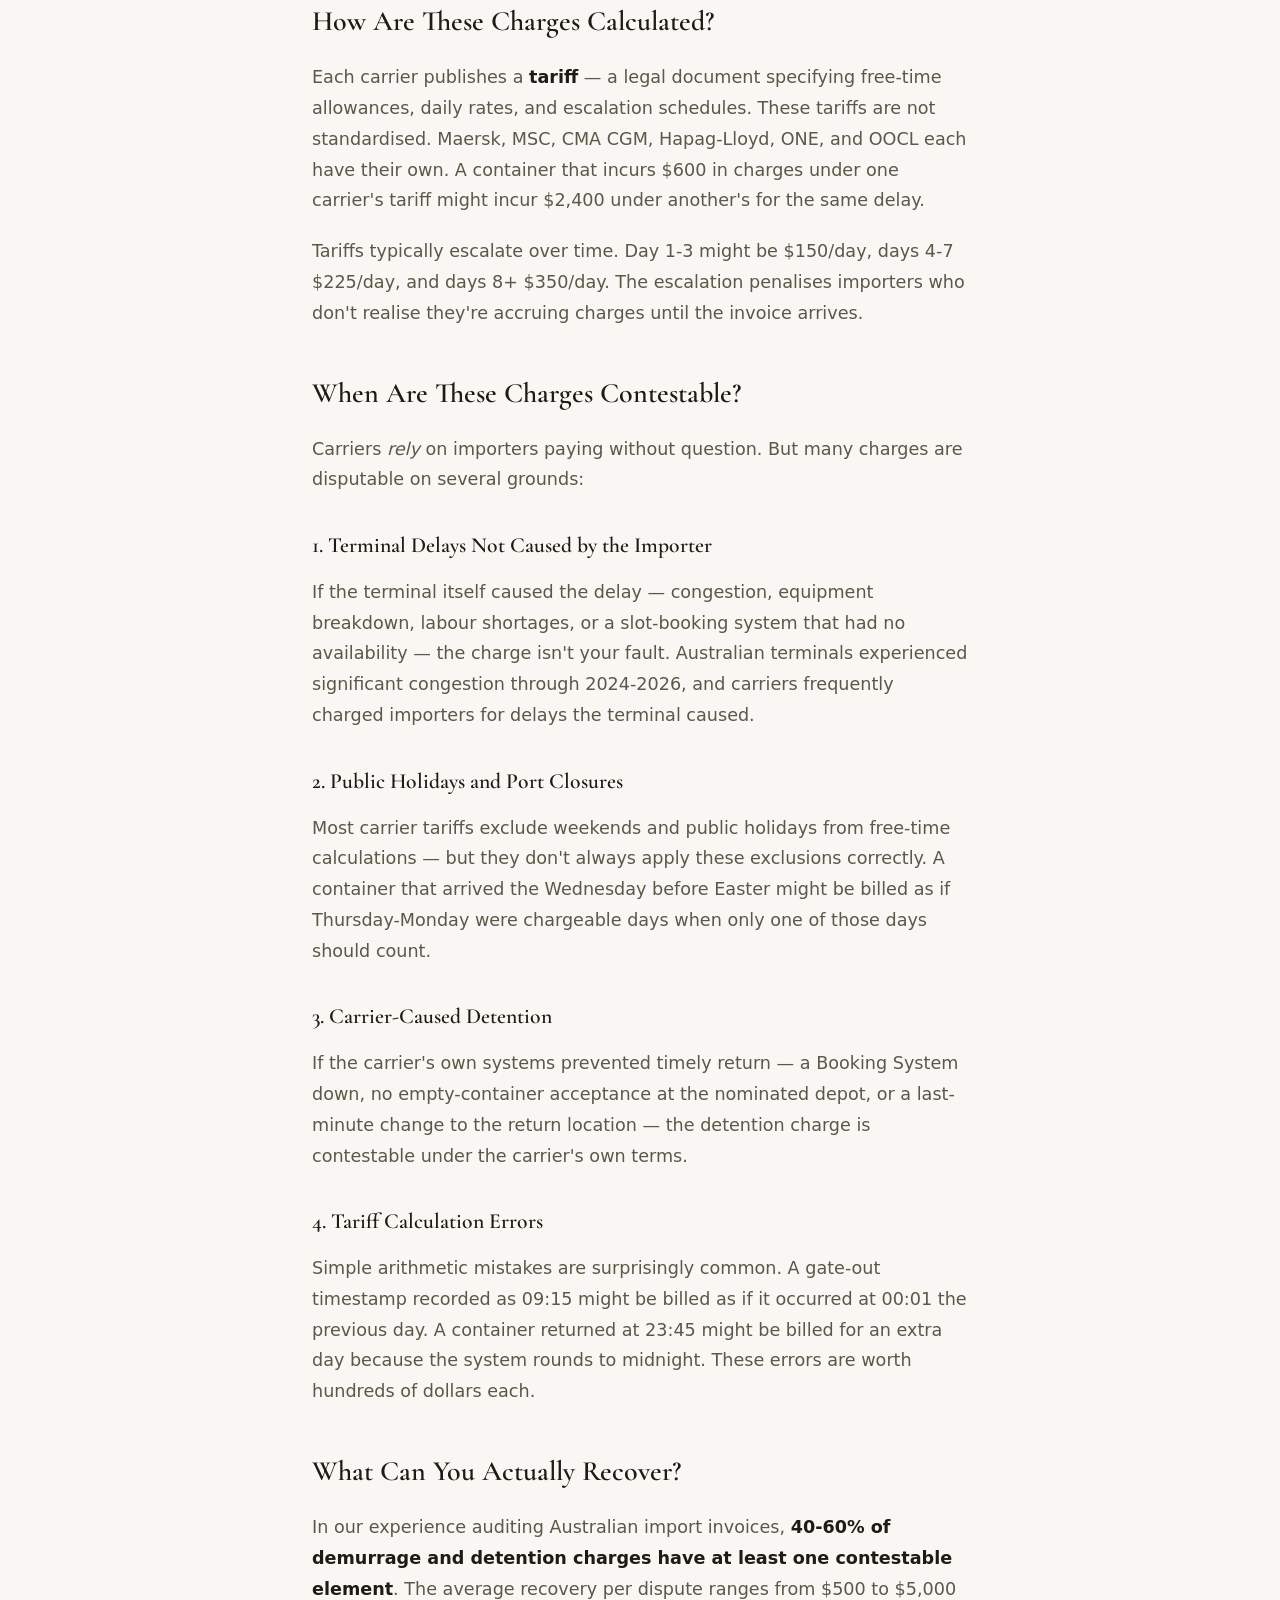
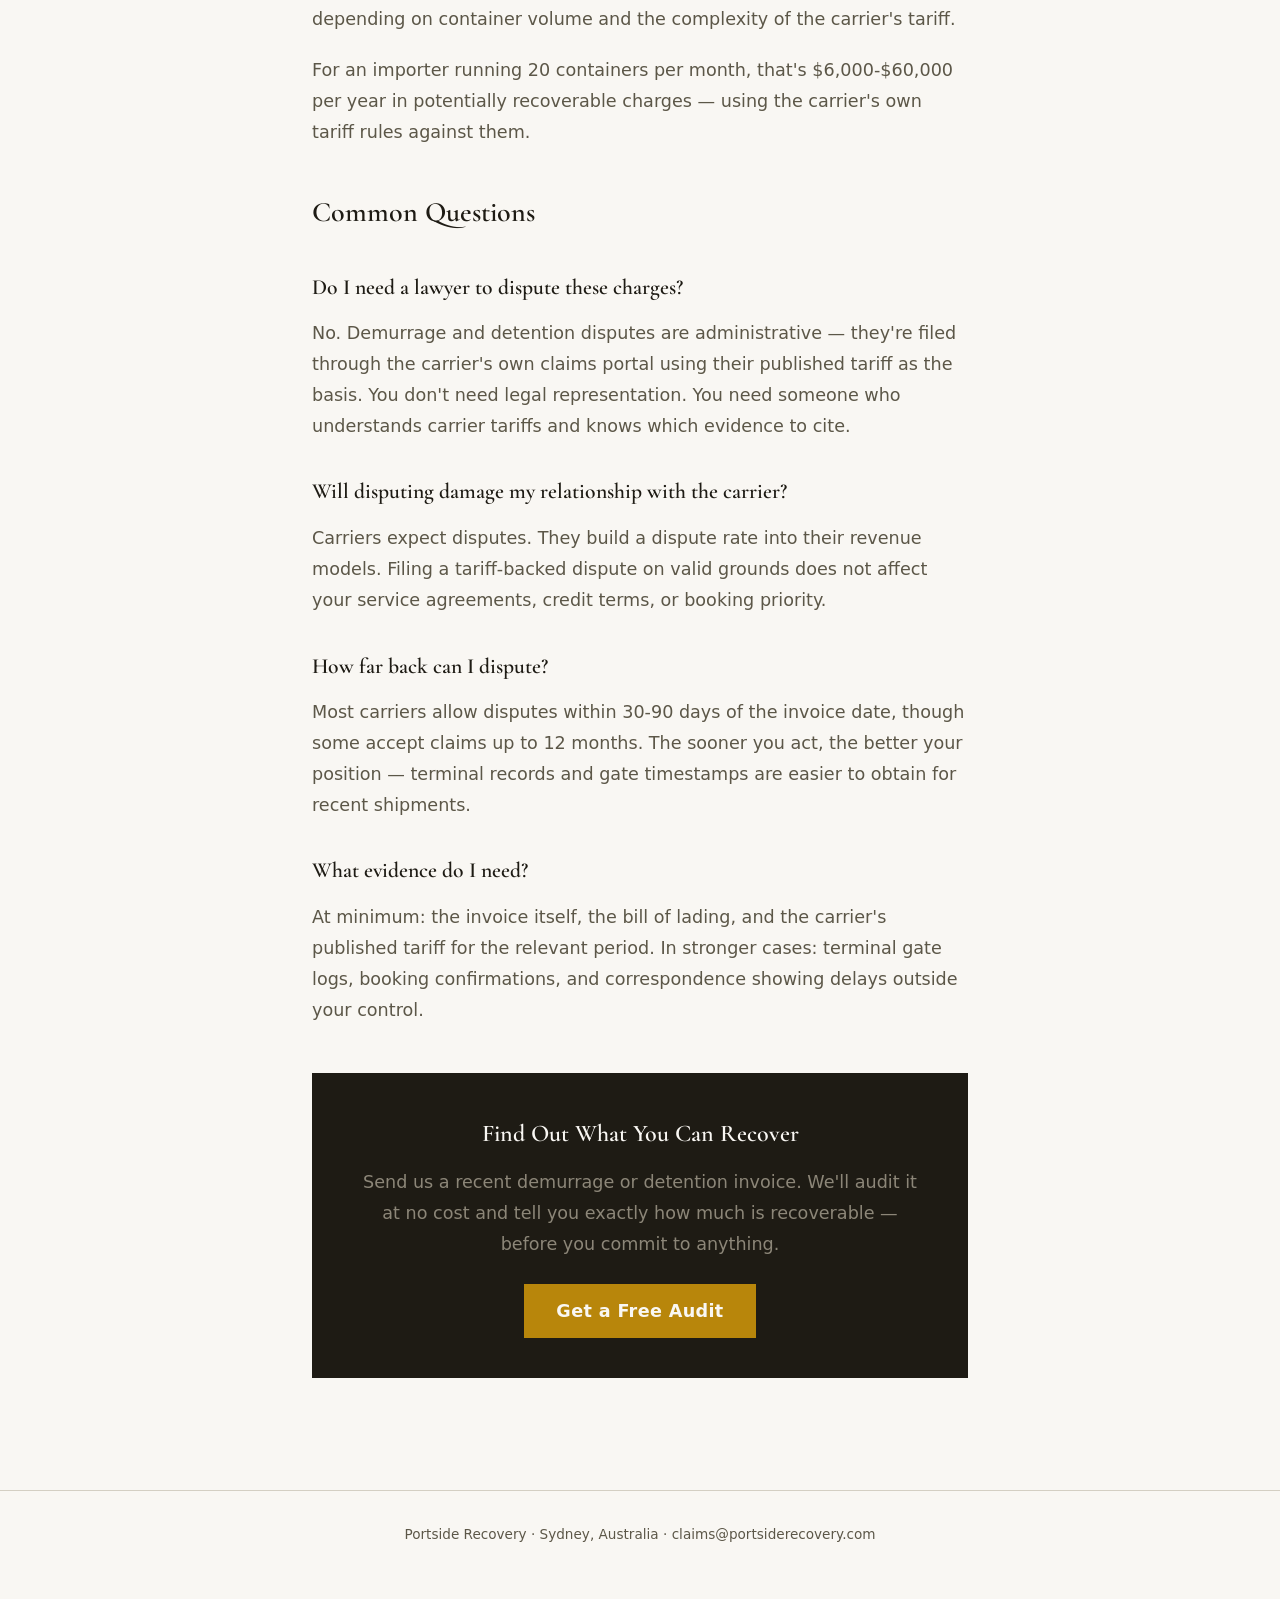
<file: blog/demurrage-detention-explained.html>
<!DOCTYPE html>
<html lang="en">
<head>
  <meta charset="UTF-8">
  <meta name="viewport" content="width=device-width, initial-scale=1.0">
  <title>Demurrage and Detention Charges Explained — What Australian Importers Need to Know | Portside Recovery</title>
  <meta name="description" content="Confused by demurrage and detention invoices? Learn what these charges mean, how they're calculated, and what Australian importers can do to reduce or recover them.">
  <link rel="canonical" href="https://portsiderecovery.com/blog/demurrage-detention-explained/">
  <meta property="og:title" content="Demurrage and Detention Charges Explained — Portside Recovery">
  <meta property="og:description" content="What Australian importers need to know about container demurrage and detention charges — and how to fight back.">
  <meta property="og:type" content="article">
  <meta property="og:url" content="https://portsiderecovery.com/blog/demurrage-detention-explained/">
  <meta property="og:image" content="https://portsiderecovery.com/og-image.png">
  <meta name="twitter:card" content="summary_large_image">
  <link rel="icon" type="image/png" sizes="32x32" href="../favicon-32.png">
  <link rel="preconnect" href="https://fonts.googleapis.com">
  <link rel="preconnect" href="https://fonts.gstatic.com" crossorigin>
  <link href="https://fonts.googleapis.com/css2?family=Cormorant+Garamond:ital,wght@0,400;0,500;0,600;0,700;1,400;1,600&family=Space+Grotesk:wght@300;400;500;600;700&display=swap" rel="stylesheet">
  <link href="https://api.fontshare.com/v2/css?f[]=switzer@300,350,400,500,600,700&display=swap" rel="stylesheet">
  <script type="application/ld+json">
  {
    "@context": "https://schema.org",
    "@type": "BlogPosting",
    "headline": "Demurrage and Detention Charges Explained — What Australian Importers Need to Know",
    "description": "Confused by demurrage and detention invoices? Learn what these charges mean, how they're calculated, and what Australian importers can do to reduce or recover them.",
    "author": {"@type": "Organization", "name": "Portside Recovery"},
    "publisher": {"@type": "Organization", "name": "Portside Recovery", "url": "https://portsiderecovery.com"},
    "datePublished": "2026-06-09",
    "dateModified": "2026-06-09",
    "mainEntityOfPage": {"@type": "WebPage", "@id": "https://portsiderecovery.com/blog/demurrage-detention-explained/"}
  }
  </script>
  <style>
    :root {
      --paper: #f9f7f3; --paper-2: #f2efe8; --paper-3: #e8e4db;
      --rule: #d4cfc3; --rule-dim: #e0dbd0; --muted: #8c8678;
      --ink-dim: #5c5748; --ink: #1e1b14; --accent: #b8860b;
      --font-display: 'Cormorant Garamond', ui-serif, Georgia, serif;
      --font-body: 'Switzer', system-ui, -apple-system, sans-serif;
    }
    *, *::before, *::after { box-sizing: border-box; margin: 0; padding: 0; }
    html { background: var(--paper); color: var(--ink); scroll-behavior: smooth; }
    body { font-family: var(--font-body); font-size: 1.1rem; line-height: 1.75; font-weight: 350; -webkit-font-smoothing: antialiased; }
    .nav { position: fixed; top: 0; left: 0; right: 0; z-index: 100; background: rgba(249,247,243,0.94); backdrop-filter: blur(12px); border-bottom: 1px solid var(--rule-dim); }
    .nav-inner { max-width: 900px; margin: 0 auto; padding: 0 2rem; display: flex; align-items: center; height: 64px; justify-content: space-between; }
    .nav-wordmark { display: flex; align-items: center; gap: 0.5rem; text-decoration: none; color: var(--ink); }
    .nav-name { font-family: var(--font-display); font-size: 1.25rem; font-weight: 600; }
    .nav-accent { color: var(--accent); }
    .nav-cta { text-decoration: none; font-size: 0.875rem; font-weight: 600; color: var(--paper); background: var(--ink); padding: 0.5rem 1.5rem; letter-spacing: 0.02em; transition: background 150ms; }
    .nav-cta:hover { background: var(--accent); }
    article { max-width: 720px; margin: 0 auto; padding: 120px 2rem 4rem; }
    .breadcrumb { font-size: 0.8rem; color: var(--muted); margin-bottom: 2rem; }
    .breadcrumb a { color: var(--ink-dim); text-decoration: none; }
    .breadcrumb a:hover { color: var(--accent); }
    h1 { font-family: var(--font-display); font-size: 2.5rem; font-weight: 600; line-height: 1.2; margin-bottom: 0.75rem; color: var(--ink); }
    .meta { font-size: 0.85rem; color: var(--muted); margin-bottom: 2.5rem; padding-bottom: 1.5rem; border-bottom: 1px solid var(--rule); }
    h2 { font-family: var(--font-display); font-size: 1.75rem; font-weight: 600; margin: 2.5rem 0 1rem; color: var(--ink); }
    h3 { font-family: var(--font-display); font-size: 1.35rem; font-weight: 600; margin: 2rem 0 0.75rem; color: var(--ink); }
    p { margin-bottom: 1.25rem; color: var(--ink-dim); }
    ul, ol { margin: 0 0 1.5rem 1.5rem; color: var(--ink-dim); }
    li { margin-bottom: 0.5rem; }
    strong { color: var(--ink); font-weight: 600; }
    .callout { background: var(--paper-2); border-left: 3px solid var(--accent); padding: 1.5rem 2rem; margin: 2rem 0; }
    .callout p { margin-bottom: 0; }
    .cta-block { background: var(--ink); color: var(--paper); padding: 2.5rem; text-align: center; margin: 3rem 0; }
    .cta-block h3 { color: var(--paper); font-family: var(--font-display); font-size: 1.5rem; margin: 0 0 0.75rem; }
    .cta-block p { color: var(--muted); margin-bottom: 1.5rem; }
    .cta-block .btn { display: inline-block; padding: 0.75rem 2rem; background: var(--accent); color: var(--paper); text-decoration: none; font-weight: 600; letter-spacing: 0.02em; }
    .cta-block .btn:hover { background: #8b6508; }
    .footer { padding: 2rem; border-top: 1px solid var(--rule); text-align: center; font-size: 0.85rem; color: var(--muted); }
    .footer a { color: var(--ink-dim); text-decoration: none; }
    .footer a:hover { color: var(--accent); }
    @media (max-width: 600px) {
      h1 { font-size: 1.75rem; }
      h2 { font-size: 1.4rem; }
      article { padding: 100px 1.25rem 3rem; }
    }
  </style>
</head>
<body>
  <nav class="nav">
    <div class="nav-inner">
      <a href="https://portsiderecovery.com/" class="nav-wordmark">
        <span class="nav-name">Portside <span class="nav-accent">Recovery</span></span>
      </a>
      <a href="https://portsiderecovery.com/#contact" class="nav-cta">Free Audit</a>
    </div>
  </nav>

  <article>
    <nav class="breadcrumb"><a href="https://portsiderecovery.com/">Home</a> / <a href="https://portsiderecovery.com/blog/">Blog</a> / Demurrage &amp; Detention Explained</nav>

    <h1>Demurrage and Detention Charges Explained: What Australian Importers Need to Know</h1>
    <p class="meta">Portside Recovery &middot; June 2026 &middot; 6 min read</p>

    <p>If you import containers into Australia, you've seen the invoices. A shipment arrives, clears customs, gets delivered — and two weeks later an invoice arrives from the shipping line for $1,800 in "demurrage" or "detention" charges. No explanation. No breakdown. Just a number and a due date.</p>

    <p>You're not alone. Demurrage and detention charges represent one of the largest hidden costs in Australian importing — and in many cases, they're <strong>contestable</strong>. Here's what they actually mean and how to push back.</p>

    <h2>What's the Difference Between Demurrage and Detention?</h2>

    <p>Though often lumped together on invoices, demurrage and detention are legally distinct charges covering different stages of the container lifecycle.</p>

    <h3>Demurrage</h3>
    <p>Demurrage applies when a <strong>full import container sits at the terminal beyond the free-time period</strong> after discharge from the vessel. Free time at Australian ports typically ranges from 3 to 7 days depending on the carrier and terminal (DP World, Patrick, VICT, etc.). Once that window closes, daily charges begin — anywhere from $150 to $350 per day for a standard 20' or 40' container.</p>

    <h3>Detention</h3>
    <p>Detention applies when a container is <strong>picked up from the terminal but not returned empty within the allowed window</strong>. This is the "street" period — the container is in your possession. Free detention time varies by carrier but is commonly 7 to 10 days. Daily rates are similar to demurrage.</p>

    <div class="callout">
      <p><strong>Key point:</strong> Demurrage = container sitting at the port. Detention = container sitting at your warehouse. The same container can incur <em>both</em> charges if delayed at both ends.</p>
    </div>

    <h2>How Are These Charges Calculated?</h2>

    <p>Each carrier publishes a <strong>tariff</strong> — a legal document specifying free-time allowances, daily rates, and escalation schedules. These tariffs are not standardised. Maersk, MSC, CMA CGM, Hapag-Lloyd, ONE, and OOCL each have their own. A container that incurs $600 in charges under one carrier's tariff might incur $2,400 under another's for the same delay.</p>

    <p>Tariffs typically escalate over time. Day 1-3 might be $150/day, days 4-7 $225/day, and days 8+ $350/day. The escalation penalises importers who don't realise they're accruing charges until the invoice arrives.</p>

    <h2>When Are These Charges Contestable?</h2>

    <p>Carriers <em>rely</em> on importers paying without question. But many charges are disputable on several grounds:</p>

    <h3>1. Terminal Delays Not Caused by the Importer</h3>
    <p>If the terminal itself caused the delay — congestion, equipment breakdown, labour shortages, or a slot-booking system that had no availability — the charge isn't your fault. Australian terminals experienced significant congestion through 2024-2026, and carriers frequently charged importers for delays the terminal caused.</p>

    <h3>2. Public Holidays and Port Closures</h3>
    <p>Most carrier tariffs exclude weekends and public holidays from free-time calculations — but they don't always apply these exclusions correctly. A container that arrived the Wednesday before Easter might be billed as if Thursday-Monday were chargeable days when only one of those days should count.</p>

    <h3>3. Carrier-Caused Detention</h3>
    <p>If the carrier's own systems prevented timely return — a Booking System down, no empty-container acceptance at the nominated depot, or a last-minute change to the return location — the detention charge is contestable under the carrier's own terms.</p>

    <h3>4. Tariff Calculation Errors</h3>
    <p>Simple arithmetic mistakes are surprisingly common. A gate-out timestamp recorded as 09:15 might be billed as if it occurred at 00:01 the previous day. A container returned at 23:45 might be billed for an extra day because the system rounds to midnight. These errors are worth hundreds of dollars each.</p>

    <h2>What Can You Actually Recover?</h2>

    <p>In our experience auditing Australian import invoices, <strong>40-60% of demurrage and detention charges have at least one contestable element</strong>. The average recovery per dispute ranges from $500 to $5,000 depending on container volume and the complexity of the carrier's tariff.</p>

    <p>For an importer running 20 containers per month, that's $6,000-$60,000 per year in potentially recoverable charges — using the carrier's own tariff rules against them.</p>

    <h2>Common Questions</h2>

    <h3>Do I need a lawyer to dispute these charges?</h3>
    <p>No. Demurrage and detention disputes are administrative — they're filed through the carrier's own claims portal using their published tariff as the basis. You don't need legal representation. You need someone who understands carrier tariffs and knows which evidence to cite.</p>

    <h3>Will disputing damage my relationship with the carrier?</h3>
    <p>Carriers expect disputes. They build a dispute rate into their revenue models. Filing a tariff-backed dispute on valid grounds does not affect your service agreements, credit terms, or booking priority.</p>

    <h3>How far back can I dispute?</h3>
    <p>Most carriers allow disputes within 30-90 days of the invoice date, though some accept claims up to 12 months. The sooner you act, the better your position — terminal records and gate timestamps are easier to obtain for recent shipments.</p>

    <h3>What evidence do I need?</h3>
    <p>At minimum: the invoice itself, the bill of lading, and the carrier's published tariff for the relevant period. In stronger cases: terminal gate logs, booking confirmations, and correspondence showing delays outside your control.</p>

    <div class="cta-block">
      <h3>Find Out What You Can Recover</h3>
      <p>Send us a recent demurrage or detention invoice. We'll audit it at no cost and tell you exactly how much is recoverable — before you commit to anything.</p>
      <a href="https://portsiderecovery.com/#contact" class="btn">Get a Free Audit</a>
    </div>
  </article>

  <footer class="footer">
    <p><a href="https://portsiderecovery.com/">Portside Recovery</a> &middot; Sydney, Australia &middot; <a href="mailto:claims@portsiderecovery.com">claims@portsiderecovery.com</a></p>
  </footer>
</body>
</html>
</file>
